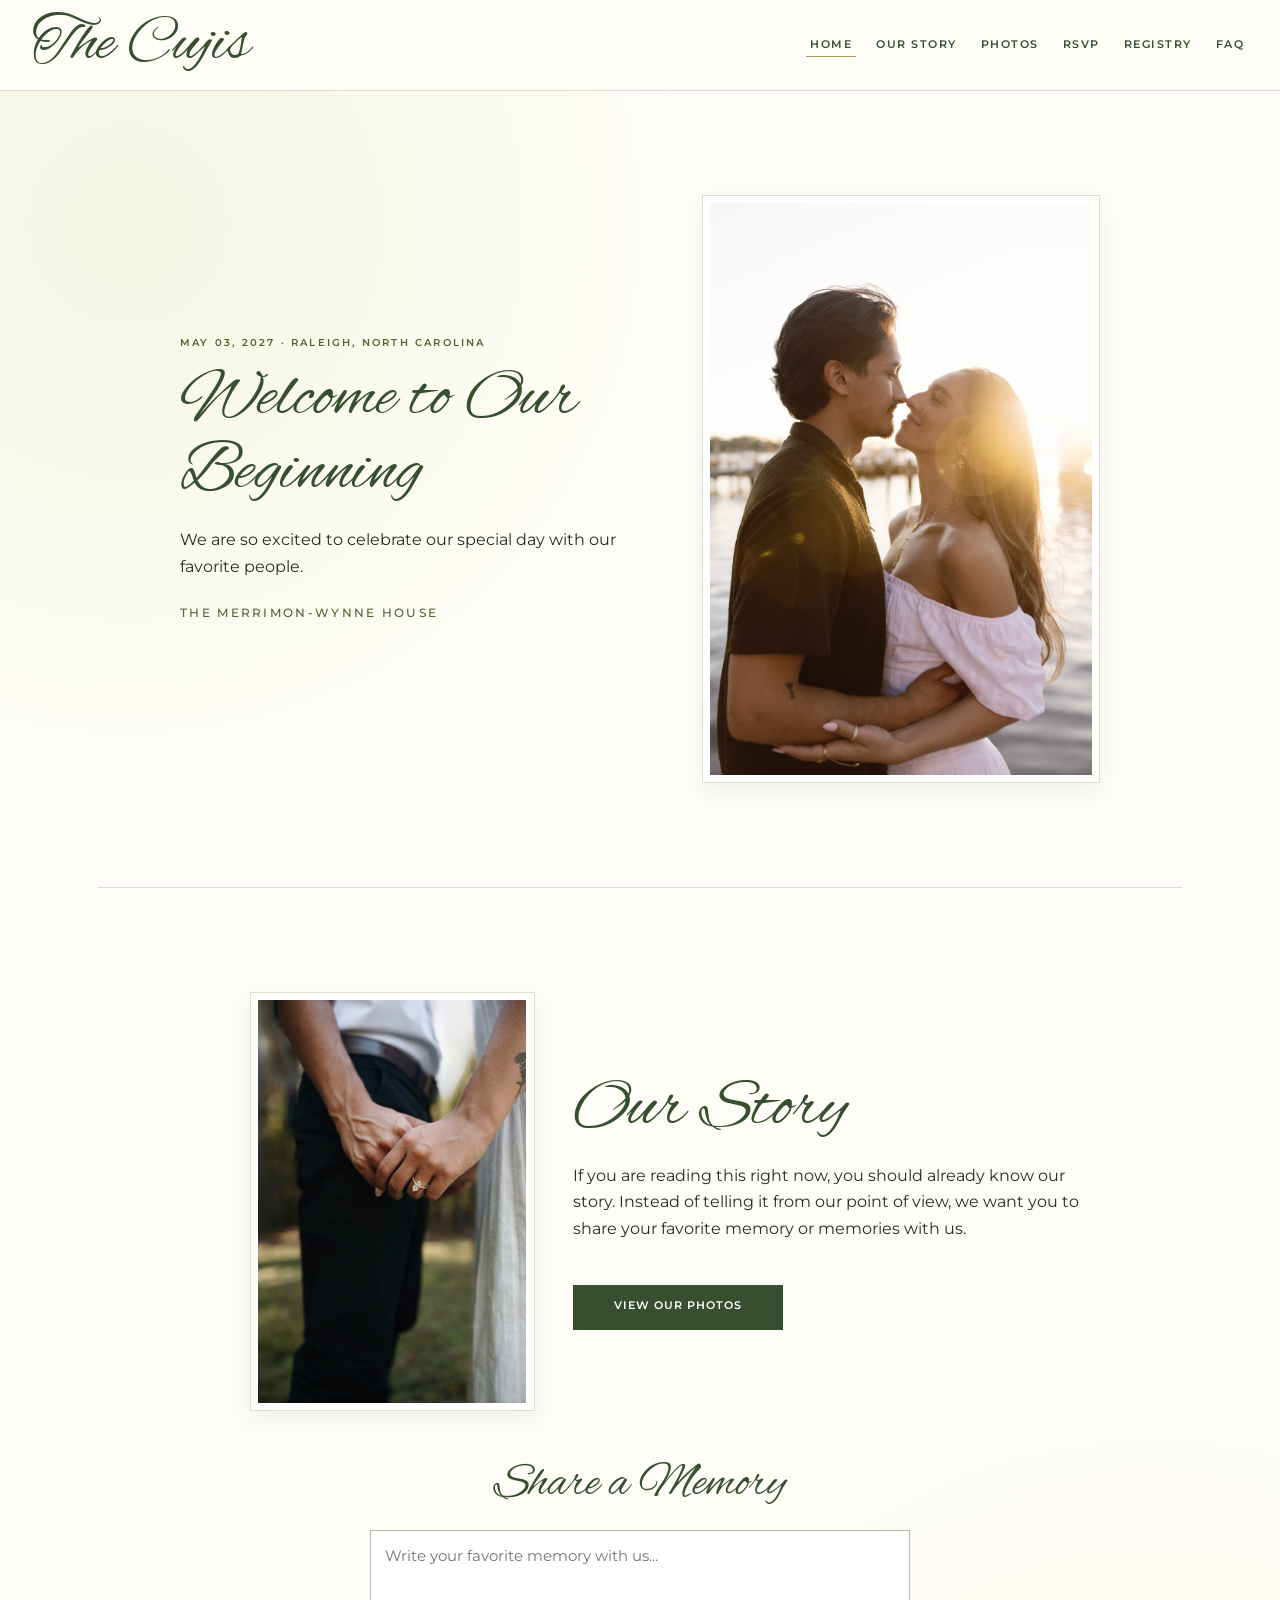
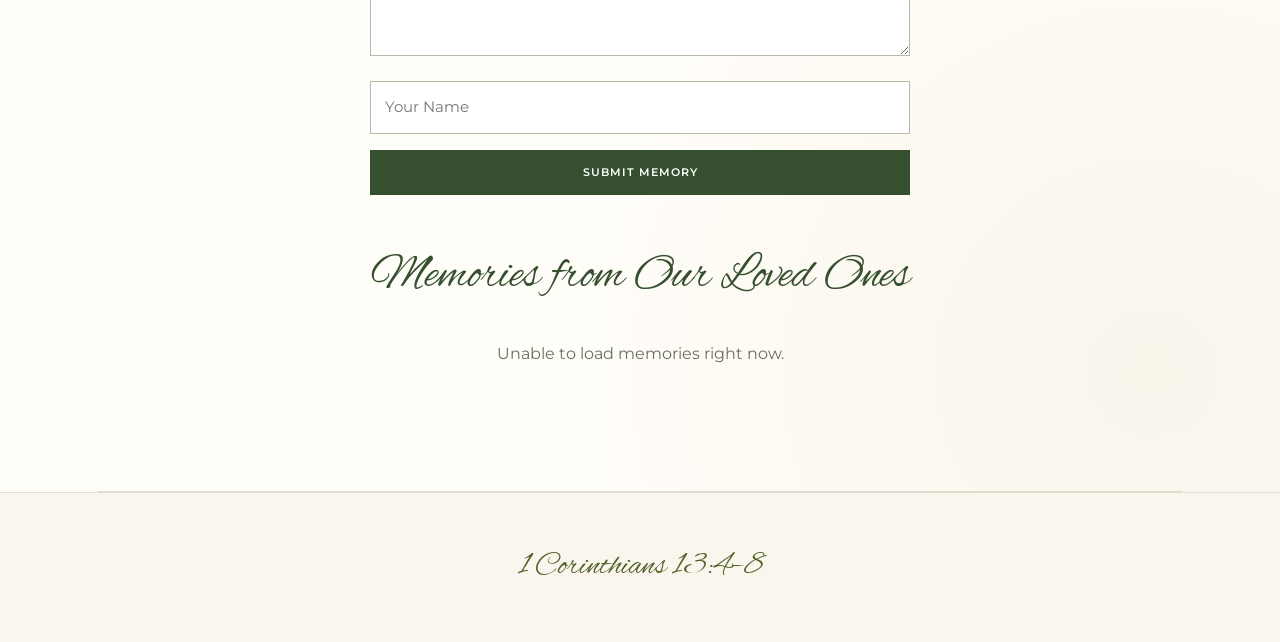
<file: index.html>
<!DOCTYPE html>
<html lang="en">
<head>
<meta charset="utf-8"/>
<meta content="width=device-width, initial-scale=1.0" name="viewport"/>
<title>The Cujis | Our Wedding</title>
<link href="https://fonts.googleapis.com" rel="preconnect"/>
<link crossorigin="" href="https://fonts.gstatic.com" rel="preconnect"/>
<link href="https://fonts.googleapis.com/css2?family=Alex+Brush&amp;family=Cinzel:wght@400;500;600&amp;family=Montserrat:wght@400;500;600&amp;display=swap" rel="stylesheet"/>
<style>
        /* =========================================
           RESET / DEFAULT DESIGN SETTINGS
           Cinzel + Statement photo sizing
           ========================================= */
        *, *::before, *::after {
            box-sizing: border-box;
        }

        html {
            scroll-behavior: smooth;
            -webkit-text-size-adjust: 100%;
        }

        :root {
            --script-font: "Alex Brush", cursive;
            --serif-font: "Cinzel", serif;
            --body-font: "Montserrat", sans-serif;

            --paper: #fffdf8;
            --warm-white: #faf6ee;
            --cream: #f4eedf;
            --pear-light: #dce7ad;
            --pear: #b9ca77;
            --pear-mid: #a6b965;
            --pear-dark: #53652d;
            --forest: #36502f;
            --ink: #292c24;
            --muted: #6c6e61;
            --muted-ink: #6c6e61;
            --line: #e2dccf;
            --soft-line: #e2dccf;
            --gold: #b99754;
            --gold-dark: #896725;
            --red: #8a4942;

            --shadow: 0 8px 22px rgba(61, 75, 34, 0.08);

            /* Statement sizing is the permanent default. */
            --hero-width: 520px;
            --story-width: 285px;
            --interlude-width: 285px;
            --gallery-gap: 1.1rem;
        }

        body {
            margin: 0;
            color: var(--ink);
            background:
            radial-gradient(circle at 10% 10%, rgba(220, 231, 173, 0.3), transparent 24%),
            radial-gradient(circle at 90% 88%, rgba(185, 151, 84, 0.08), transparent 25%),
            var(--paper);
            font-family: var(--body-font);
            font-size: 1rem;
            line-height: 1.65;
            text-align: center;
            overflow-x: hidden;
        }

        img {
            display: block;
            max-width: 100%;
            height: auto;
        }

        button,
        input,
        textarea {
            font: inherit;
        }

        button {
            -webkit-tap-highlight-color: transparent;
        }

        h1, h2, h3 {
            margin: 0;
            color: var(--forest);
            font-family: var(--script-font);
            font-weight: 400;
            line-height: 1.05;
        }

        h1 {
            font-size: clamp(4rem, 13vw, 6rem);
        }

        h2 {
            font-size: clamp(3rem, 9vw, 4.4rem);
        }

        h3 {
            font-size: clamp(2.1rem, 6vw, 3rem);
        }

        p {
            margin: 0 0 1.2rem;
        }

        .eyebrow {
            margin-bottom: 0.7rem;
            color: var(--pear-dark);
            font-size: 0.64rem;
            font-weight: 600;
            letter-spacing: 2.2px;
            text-transform: uppercase;
        }

        .date-highlight {
            margin-top: 1.4rem;
            color: var(--pear-dark);
            font-size: 0.78rem;
            font-weight: 500;
            letter-spacing: 2.3px;
            text-transform: uppercase;
        }

        .site-shell {
            width: min(100%, 1120px);
            margin: 0 auto;
            padding: 0 1.1rem;
        }

        section {
            padding: 4.8rem 0;
            border-bottom: 1px solid var(--line);
        }

        section.is-empty-section {
            display: none;
        }

        @media (min-width: 768px) {
            section {
                padding: 6.5rem 0;
            }
        }

        /* =========================================
           HEADER / NAVIGATION
           ========================================= */
        header {
            position: sticky;
            top: 0;
            z-index: 20;
            display: flex;
            flex-direction: column;
            align-items: center;
            gap: 0.3rem;
            padding: 0.8rem 1rem;
            background: rgba(255, 253, 248, 0.96);
            border-bottom: 1px solid var(--line);
            backdrop-filter: blur(10px);
            -webkit-backdrop-filter: blur(10px);
        }

        header h1 {
            margin-bottom: 0;
            color: var(--forest);
            font-family: var(--script-font);
            font-size: clamp(2.55rem, 8vw, 4rem);
            line-height: 1;
        }

        @media (min-width: 900px) {
            header {
                flex-direction: row;
                justify-content: space-between;
                padding-right: 2rem;
                padding-left: 2rem;
            }
        }

        nav {
            display: flex;
            justify-content: center;
            flex-wrap: wrap;
            gap: 0.25rem 1rem;
        }

        nav a {
            padding: 0.2rem 0.25rem;
            color: var(--forest);
            font-size: 0.68rem;
            font-weight: 600;
            letter-spacing: 1.5px;
            text-decoration: none;
            text-transform: uppercase;
            transition: color 0.2s ease;
        }

        nav a:hover,
        nav a:focus-visible {
            color: var(--pear-dark);
        }

        nav a[aria-current="page"] {
            padding-bottom: 2px;
            border-bottom: 1px solid var(--gold);
        }

        /* =========================================
           SHARED IMAGE STYLES
           ========================================= */
        .photo-slot.is-empty {
            display: none;
        }

        .photo-figure {
            margin: 0;
        }

        .photo-frame {
            padding: 0.45rem;
            background: #ffffff;
            border: 1px solid var(--line);
            box-shadow: 0 8px 20px rgba(61, 75, 34, 0.07);
        }

        /* Standalone photos preserve natural proportions. */
        .photo-frame img {
            width: 100%;
            height: auto;
        }

        /* =========================================
           HOME
           ========================================= */
        .welcome-layout {
            display: grid;
            justify-items: center;
            gap: 2.25rem;
            max-width: 920px;
            margin: 0 auto;
        }

        .welcome-copy {
            max-width: 560px;
        }

        .welcome-copy h2 {
            margin-bottom: 1rem;
        }

        .home-photo-slot {
            width: min(100%, var(--hero-width));
        }

        /* =========================================
           PHOTO INTERLUDE
           ========================================= */
        .photo-interlude-grid {
            display: grid;
            grid-template-columns: repeat(2, minmax(0, 1fr));
            align-items: start;
            gap: 0.85rem;
            max-width: 620px;
            margin: 0 auto;
        }

        .interlude-photo-slot {
            width: min(100%, var(--interlude-width));
            justify-self: center;
        }

        /* =========================================
           OUR STORY
           ========================================= */
        .story-layout {
            display: grid;
            justify-items: center;
            align-items: center;
            gap: 2.4rem;
            max-width: 900px;
            margin: 0 auto;
        }

        .story-copy {
            max-width: 590px;
        }

        .story-copy h2 {
            margin-bottom: 1rem;
        }

        .story-photo-slot {
            width: min(100%, var(--story-width));
        }

        /* =========================================
           PHOTO PREVIEW CONTROLS
           ========================================= */
        .photo-preview-panel {
            max-width: 760px;
            margin: 0 auto;
            padding: 1.65rem 1rem;
            background: var(--warm-white);
            border: 1px solid var(--line);
        }

        .photo-preview-panel h3 {
            margin-bottom: 0.7rem;
        }

        .photo-preview-panel p {
            max-width: 600px;
            margin-right: auto;
            margin-left: auto;
            color: var(--muted-ink);
            font-family: var(--body-font);
            font-size: 1rem;
        }

        .photo-mix-controls {
            display: flex;
            justify-content: center;
            flex-wrap: wrap;
            gap: 0.6rem;
            margin: 1.1rem 0 0.9rem;
        }

        .photo-mix-btn {
            padding: 0.65rem 0.9rem;
            color: var(--ink);
            background: #ffffff;
            border: 1px solid var(--line);
            border-radius: 2px;
            cursor: pointer;
            font-size: 0.67rem;
            font-weight: 600;
            letter-spacing: 1px;
            text-transform: uppercase;
            transition: background 0.2s ease, color 0.2s ease, border-color 0.2s ease;
        }

        .photo-mix-btn:hover,
        .photo-mix-btn:focus-visible {
            background: var(--cream);
            border-color: var(--forest);
        }

        .photo-mix-btn.active {
            color: #ffffff;
            background: var(--forest);
            border-color: var(--forest);
        }

        .photo-mix-status {
            margin: 0;
            color: var(--muted-ink);
            font-family: var(--body-font);
            font-size: 0.92rem;
        }

        /* =========================================
           PHOTO JOURNEY
           ========================================= */
        .gallery-heading {
            max-width: 610px;
            margin: 0 auto 2.4rem;
        }

        .gallery-heading h2 {
            margin-bottom: 0.8rem;
        }

        .photo-journey-grid {
            display: grid;
            grid-template-columns: repeat(2, minmax(0, 1fr));
            align-items: start;
            gap: var(--gallery-gap);
            max-width: 1000px;
            margin: 0 auto;
        }

        .gallery-photo-slot {
            min-width: 0;
        }

        /*
           Controlled gallery thumbnails:
           object-fit: cover is used only here to keep
           the contact-sheet layout consistent.
        */
        .gallery-photo-slot .photo-frame img {
            width: 100%;
            aspect-ratio: 4 / 5;
            object-fit: cover;
            object-position: center;
        }

        /* =========================================
           FORMS / RSVP / MEMORIES
           ========================================= */
        .submit-memory {
            max-width: 540px;
            margin: 3rem auto 0;
            text-align: left;
        }

        .submit-memory h3 {
            margin-bottom: 1.25rem;
            text-align: center;
        }

        .submit-memory textarea,
        .submit-memory input,
        #rsvp-form input[type="text"] {
            width: 100%;
            padding: 0.85rem 0.9rem;
            margin-bottom: 1rem;
            color: var(--ink);
            background: #ffffff;
            border: 1px solid #bdb6aa;
            border-radius: 0;
            font-family: var(--body-font);
            font-size: 0.92rem;
        }

        .submit-memory textarea {
            min-height: 125px;
            resize: vertical;
        }

        .submit-memory textarea:focus,
        .submit-memory input:focus,
        #rsvp-form input[type="text"]:focus {
            outline: 3px solid var(--gold);
            outline-offset: 3px;
        }

        .sleek-btn {
            width: 100%;
            min-height: 45px;
            padding: 0.65rem 0.9rem;
            color: #ffffff;
            background: var(--forest);
            border: 1px solid var(--forest);
            cursor: pointer;
            font-size: 0.66rem;
            font-weight: 600;
            letter-spacing: 1px;
            text-transform: uppercase;
            transition: color 0.2s ease, background 0.2s ease, transform 0.15s ease;
        }

        .sleek-btn:hover,
        .sleek-btn:focus-visible {
            color: var(--forest);
            background: transparent;
        }

        .sleek-btn:active {
            transform: scale(0.99);
        }

        .sleek-btn:disabled {
            cursor: not-allowed;
            color: var(--muted);
            background: #eeeeea;
            border-color: #d5d2ca;
        }

        .status-msg {
            margin-top: 0.8rem;
            text-align: center;
        }

        .success {
            color: #276f3a;
        }

        .error {
            color: var(--red);
        }

        .memory-wall {
            max-width: 700px;
            margin: 2.5rem auto 0;
            text-align: left;
        }

        .memory-card {
            padding: 1.5rem;
            margin-bottom: 1rem;
            background: #ffffff;
            border: 1px solid var(--line);
            box-shadow: 0 6px 18px rgba(61, 75, 34, 0.05);
        }

        .memory-card p {
            margin: 0;
            font-family: var(--body-font);
            font-size: 1.1rem;
            font-style: italic;
            letter-spacing: 0;
        }

        .memory-author {
            margin-top: 0.85rem;
            color: var(--pear-dark);
            font-size: 0.68rem;
            letter-spacing: 1.5px;
            text-transform: uppercase;
        }

        .section-intro {
            max-width: 610px;
            margin: 0 auto;
        }

        .form-label {
            display: block;
            margin-bottom: 0.5rem;
            font-size: 0.88rem;
        }

        .radio-group {
            display: grid;
            gap: 0.7rem;
            margin: 1rem 0 1.6rem;
        }

        .radio-label {
            display: flex;
            align-items: center;
            gap: 0.8rem;
            padding: 0.85rem 0.9rem;
            cursor: pointer;
            border: 1px solid var(--line);
            font-size: 0.88rem;
            transition: background 0.2s ease, border-color 0.2s ease;
        }

        .radio-label:has(input:checked) {
            background: var(--warm-white);
            border-color: var(--forest);
        }

        .radio-label input[type="radio"] {
            width: 18px;
            height: 18px;
            margin: 0;
            accent-color: var(--forest);
        }

        #rsvp-form {
            max-width: 500px;
            margin: 2rem auto 0;
            text-align: left;
        }

        footer {
            padding: 3rem 1rem;
            color: var(--pear-dark);
            background: var(--warm-white);
            border-top: 1px solid var(--line);
            font-family: var(--script-font);
            font-size: 2rem;
            text-align: center;
        }

        footer p {
            margin: 0;
        }

        /* =========================================
           RESPONSIVE QUIET PORTRAITS
           Phones / narrow screens below 768px
           ========================================= */
        @media (max-width: 767px) {
            .home-photo-slot {
                width: min(100%, 390px);
            }

            .story-photo-slot {
                width: min(100%, 235px);
            }

            .interlude-photo-slot {
                width: min(100%, 175px);
            }

            .photo-frame {
                box-shadow: none;
            }

            .photo-interlude-grid {
                max-width: 390px;
            }

            .photo-journey-grid {
                max-width: 560px;
            }
        }

        /* =========================================
           RESPONSIVE GALLERY NOTES
           Laptops / desktops at 768px and wider
           ========================================= */
        @media (min-width: 768px) {
            .welcome-layout {
                grid-template-columns: minmax(0, 1.1fr) minmax(280px, 0.9fr);
                justify-items: stretch;
                text-align: left;
            }

            .welcome-copy {
                align-self: center;
                justify-self: end;
            }

            .home-photo-slot {
                align-self: center;
                justify-self: start;
            }

            .story-layout {
                grid-template-columns: minmax(230px, 0.8fr) minmax(0, 1.2fr);
                justify-items: stretch;
                text-align: left;
            }

            .story-photo-slot {
                align-self: center;
                justify-self: end;
            }

            .story-copy {
                align-self: center;
                justify-self: start;
            }

            .photo-interlude-grid {
                max-width: 700px;
                gap: 1.2rem;
            }

            .photo-journey-grid {
                grid-template-columns: repeat(3, minmax(0, 1fr));
                gap: 1.2rem;
            }
        }

        @media (min-width: 1100px) {
            .photo-journey-grid {
                grid-template-columns: repeat(4, minmax(0, 1fr));
            }
        }

        .gallery-link {
            display: inline-block;
            width: auto;
            min-width: 210px;
            margin-top: 1.5rem;
            text-decoration: none;
            text-align: center;
        }

        .gallery-link:focus-visible {
            outline: 3px solid var(--gold);
            outline-offset: 3px;
        }

        .gallery-page-heading {
            padding-top: 3rem;
        }

        .gallery-page-heading p {
            max-width: 580px;
            margin: 1rem auto 0;
        }
</style>
</head>

<body>
<header>
    <h1>The Cujis</h1>
    <nav aria-label="Primary navigation">
        <a href="index.html#home" aria-current="page">Home</a>
        <a href="index.html#our-story">Our Story</a>
        <a href="photos.html">Photos</a>
        <a href="rsvp.html">RSVP</a>
        <a href="registry.html">Registry</a>
        <a href="faq.html">FAQ</a>
    </nav>
</header>

<main class="site-shell">

    <!-- HOME -->
    <section id="home">
        <div class="welcome-layout">
            <div class="welcome-copy">
                <p class="eyebrow">May 03, 2027 · Raleigh, North Carolina</p>
                <h2>Welcome to Our Beginning</h2>
                <p>We are so excited to celebrate our special day with our favorite people.</p>
                <p class="date-highlight">The Merrimon-Wynne House</p>
            </div>
            <div class="photo-slot home-photo-slot" id="home-photo-slot"></div>
        </div>
    </section>

    <!-- OUR STORY -->
    <section id="our-story">
        <div class="story-layout">
            <div class="photo-slot story-photo-slot" id="story-photo-slot"></div>
            <div class="story-copy">
                <h2>Our Story</h2>
                <p>
                    If you are reading this right now, you should already know our story.
                    Instead of telling it from our point of view, we want you to share your
                    favorite memory or memories with us.
                </p>
                <a class="sleek-btn gallery-link" href="photos.html">View Our Photos</a>
            </div>
        </div>

        <div class="submit-memory">
            <h3>Share a Memory</h3>
            <textarea aria-label="Your favorite memory" id="memory-text"
                placeholder="Write your favorite memory with us..." rows="4"></textarea>
            <input aria-label="Your name" id="memory-name"
                placeholder="Your Name" type="text"/>
            <button class="sleek-btn" id="submit-memory-btn"
                onclick="submitMemory()" type="button">
                Submit Memory
            </button>
            <p aria-live="polite" class="status-msg" id="memory-status"></p>
        </div>

        <h3 style="margin: 3.5rem 0 1.4rem;">Memories from Our Loved Ones</h3>
        <div aria-live="polite" class="memory-wall" id="memories-container"></div>
        <a class="sleek-btn gallery-link" href="memories.html"
           id="view-all-memories"
           style="display:none; max-width:340px; margin:1.4rem auto 0;">
            View All Memories
        </a>
    </section>

</main>

<footer>
    <p>1 Corinthians 13:4–8</p>
</footer>

<script>
    /* Two fixed homepage photos; all others appear exclusively on photos.html. */
    const homepagePhotos = ["images/2.JPEG", "images/15.JPEG"];

    function fillHomepagePhoto(slotId, source, altText, priority = false) {
        const slot = document.getElementById(slotId);
        if (!slot) return;

        const figure = document.createElement("figure");
        figure.className = "photo-figure";

        const frame = document.createElement("div");
        frame.className = "photo-frame";

        const image = document.createElement("img");
        image.src = source;
        image.alt = altText;
        image.decoding = "async";
        image.loading = priority ? "eager" : "lazy";

        if (priority) image.fetchPriority = "high";

        frame.appendChild(image);
        figure.appendChild(frame);
        slot.replaceChildren(figure);
    }

    fillHomepagePhoto("home-photo-slot", homepagePhotos[0], "Wedding photo 2", true);
    fillHomepagePhoto("story-photo-slot", homepagePhotos[1], "Wedding photo 15");

    /* =========================================
       GOOGLE APPS SCRIPT MEMORY INTEGRATION
       ========================================= */
    const SCRIPT_URL = "https://script.google.com/macros/s/AKfycbwIwzcMUfcDS8phJ6EBTNXCgufqrjDyp50wKKZwQ7qsTVAqbYL5tCtZyXgL-kzdB11ZWw/exec";

    async function submitMemory() {
        const text = document.getElementById("memory-text").value.trim();
        const name = document.getElementById("memory-name").value.trim() || "Anonymous";
        const button = document.getElementById("submit-memory-btn");
        const statusElement = document.getElementById("memory-status");

        if (!text) {
            alert("Please write a memory.");
            return;
        }

        if (SCRIPT_URL === "PASTE_YOUR_GOOGLE_APPS_SCRIPT_WEB_APP_URL_HERE") {
            alert("Please configure your Google Apps Script URL in index.html first.");
            return;
        }

        button.disabled = true;
        button.textContent = "Submitting...";
        statusElement.textContent = "";

        try {
            await fetch(SCRIPT_URL, {
                method: "POST",
                headers: {
                    "Content-Type": "text/plain;charset=utf-8"
                },
                body: JSON.stringify({
                    name: name,
                    text: text
                })
            });

            statusElement.className = "status-msg success";
            statusElement.textContent =
                "Thank you! Your memory was submitted for approval.";

            document.getElementById("memory-text").value = "";
            document.getElementById("memory-name").value = "";
        } catch (error) {
            console.error(error);

            statusElement.className = "status-msg error";
            statusElement.textContent =
                "Error sending memory. Please try again.";
        } finally {
            button.disabled = false;
            button.textContent = "Submit Memory";
        }
    }

    async function loadApprovedMemories() {
        const container = document.getElementById("memories-container");

        if (SCRIPT_URL === "PASTE_YOUR_GOOGLE_APPS_SCRIPT_WEB_APP_URL_HERE") {
            container.innerHTML =
                '<p style="text-align:center; color: var(--muted);">Google Sheets API URL not yet set.</p>';
            return;
        }

        try {
            const response = await fetch(SCRIPT_URL);
            const data = await response.json();

            container.innerHTML = "";

            if (!data.memories || data.memories.length === 0) {
                container.innerHTML =
                    '<p style="text-align:center; color: var(--muted);">No approved memories yet.</p>';
                return;
            }

            data.memories.slice(0, 2).forEach(memory => {
                const memoryCard = document.createElement("div");
                memoryCard.className = "memory-card";

                memoryCard.innerHTML = `
                    <p>“${escapeHtml(memory.text)}”</p>
                    <div class="memory-author">— ${escapeHtml(memory.name)}</div>
                `;

                container.appendChild(memoryCard);
            });

            document.getElementById("view-all-memories").style.display =
                data.memories.length > 2 ? "inline-block" : "none";
        } catch (error) {
            console.error(error);
            container.innerHTML =
                '<p style="text-align:center; color: var(--muted);">Unable to load memories right now.</p>';
        }
    }

    function escapeHtml(string) {
        const temporaryElement = document.createElement("div");
        temporaryElement.textContent = string;
        return temporaryElement.innerHTML;
    }

    /* INITIAL PAGE LOAD */
    loadApprovedMemories();
</script>
</body>
</html>
</file>
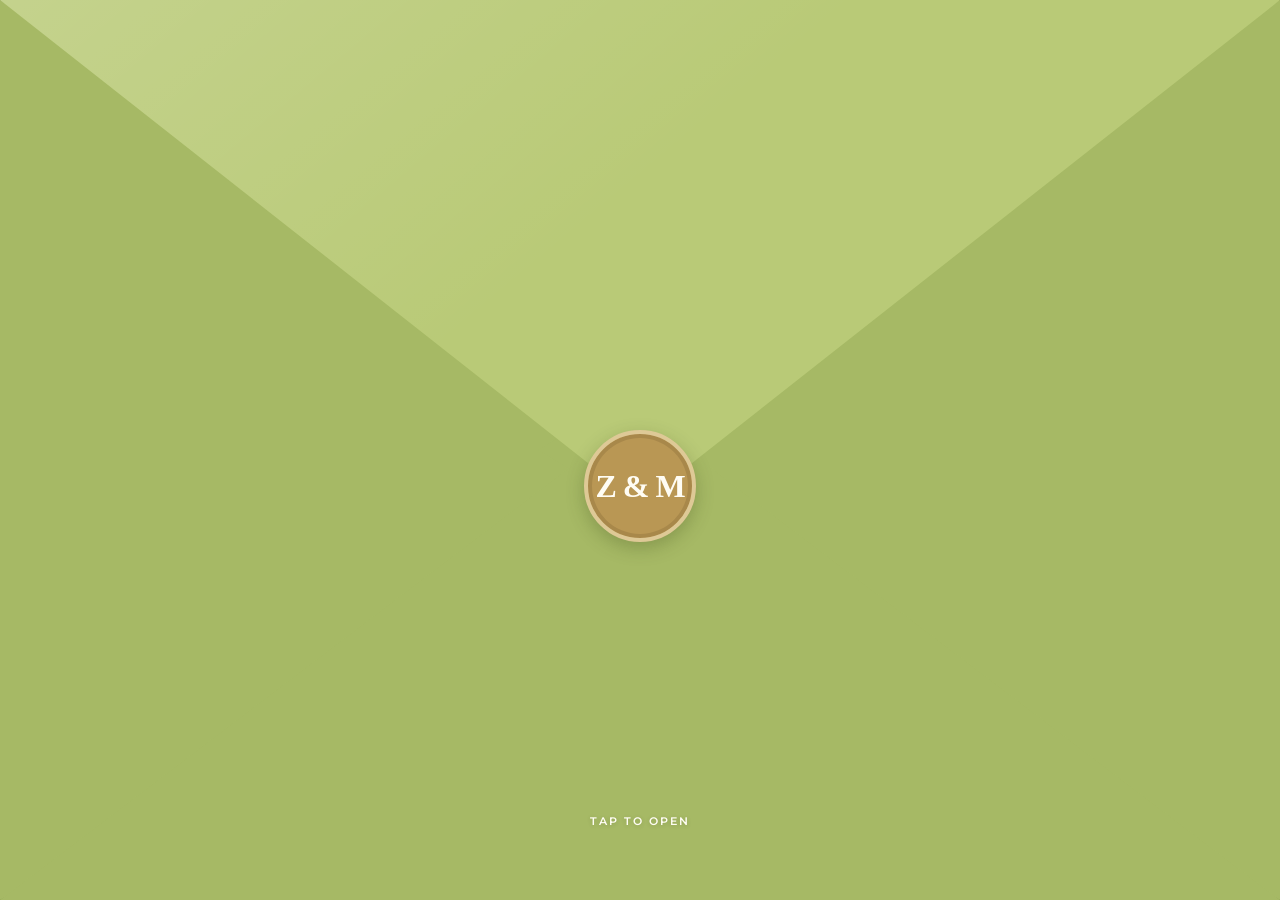
<file: einvite.html>
<!DOCTYPE html>
<html lang="en">
<head>
    <meta charset="UTF-8">
    <meta name="viewport" content="width=device-width, initial-scale=1.0, viewport-fit=cover">
    <title>You Are Invited! — Zumi & Morgan</title>

    <meta property="og:title" content="You Are Invited! — Zumi & Morgan">
    <meta property="og:description" content="Monday, May 3, 2027 · Raleigh, NC">
    <meta property="og:type" content="website">
    <meta property="og:url" content="https://zumicuji.github.io/TheCujis/invite.html">

    <meta name="twitter:card" content="summary">
    <meta name="twitter:title" content="You Are Invited! — Zumi & Morgan">
    <meta name="twitter:description" content="Monday, May 3, 2027 · Raleigh, NC">

    <link rel="preconnect" href="https://fonts.googleapis.com">
    <link rel="preconnect" href="https://fonts.gstatic.com" crossorigin>
    <link href="https://fonts.googleapis.com/css2?family=Montserrat:wght@400;500;600&display=swap" rel="stylesheet">

    <!-- Set the js class immediately so cards never flash before the envelope appears -->
    <script>document.documentElement.classList.add("js");</script>

    <style>
        :root {
            --pear-light: #dce7ad;
            --pear: #b9ca77;
            --pear-mid: #a6b965;
            --pear-deep: #71843f;
            --pear-dark: #53652d;
            --cream: #fffdf4;
            --gold: #b99754;
            --ink: #36502f;
            --page: #f1f4e7;
        }

        * {
            box-sizing: border-box;
        }

        html {
            -webkit-text-size-adjust: 100%;
            text-size-adjust: 100%;
        }

        html,
        body {
            min-height: 100%;
        }

        body {
            margin: 0;
            overflow-x: hidden;
            color: var(--ink);
            background:
                radial-gradient(circle at 12% 10%, rgba(220, 231, 173, 0.76), transparent 30%),
                radial-gradient(circle at 88% 90%, rgba(185, 151, 84, 0.12), transparent 28%),
                var(--page);
            font-family: "Montserrat", sans-serif;
        }

        button,
        a {
            -webkit-tap-highlight-color: transparent;
        }

        /* =====================================================
           PAGE / MOBILE SAFE SPACING
           ===================================================== */
        .page {
            width: 100%;
            min-height: 100vh;
            min-height: 100svh;
            display: flex;
            align-items: center;
            justify-content: center;
            padding:
                max(clamp(24px, 5svh, 64px), env(safe-area-inset-top))
                max(clamp(18px, 4vw, 64px), env(safe-area-inset-right))
                max(clamp(24px, 5svh, 64px), env(safe-area-inset-bottom))
                max(clamp(18px, 4vw, 64px), env(safe-area-inset-left));
        }

        .experience {
            width: min(100%, 960px);
            margin: 0 auto;
            text-align: center;
        }

        /* =====================================================
           FULL-PAGE PEAR-GREEN ENVELOPE
           ===================================================== */
        .full-envelope {
            display: none;
        }

        .js .full-envelope {
            position: fixed;
            inset: 0;
            z-index: 60;
            display: block;
            pointer-events: none;
        }

        .envelope-back {
            position: absolute;
            inset: 0;
            z-index: 1;
            background:
                linear-gradient(135deg, rgba(255, 255, 255, 0.08), transparent 38%),
                var(--pear-deep);
            transition: opacity 0.45s ease 1.1s;
        }

        .envelope-liner {
            position: absolute;
            inset: 0;
            z-index: 2;
            opacity: 0;
            background:
                radial-gradient(circle at 18% 25%, rgba(83, 101, 45, 0.11) 0 5px, transparent 6px),
                radial-gradient(circle at 72% 58%, rgba(83, 101, 45, 0.11) 0 6px, transparent 7px),
                var(--cream);
            transition: opacity 0.3s ease 0.25s;
        }

        .fold-left,
        .fold-right {
            position: absolute;
            top: 0;
            bottom: 0;
            z-index: 8;
            width: 58%;
            background: var(--pear-mid);
            transition:
                transform 0.85s cubic-bezier(0.18, 0.82, 0.24, 1) 0.2s,
                opacity 0.35s ease 1.15s;
        }

        .fold-left {
            left: 0;
            clip-path: polygon(0 0, 100% 50%, 0 100%);
        }

        .fold-right {
            right: 0;
            clip-path: polygon(100% 0, 0 50%, 100% 100%);
        }

        .fold-bottom {
            position: absolute;
            right: 0;
            bottom: 0;
            left: 0;
            z-index: 9;
            height: 54%;
            background: var(--pear-mid);
            clip-path: polygon(0 100%, 50% 0, 100% 100%);
            transition:
                transform 0.85s cubic-bezier(0.18, 0.82, 0.24, 1) 0.25s,
                opacity 0.35s ease 1.15s;
        }

        .fold-top {
            position: absolute;
            top: 0;
            right: 0;
            left: 0;
            z-index: 10;
            height: 56%;
            background:
                linear-gradient(140deg, rgba(255, 255, 255, 0.16), transparent 46%),
                var(--pear);
            clip-path: polygon(0 0, 100% 0, 50% 100%);
            transform: rotateX(0deg);
            transform-origin: top center;
            transform-style: preserve-3d;
            -webkit-backface-visibility: hidden;
            backface-visibility: hidden;
            transition:
                transform 0.78s cubic-bezier(0.22, 0.8, 0.25, 1),
                opacity 0.35s ease 1.15s;
        }

        .wax-seal {
            position: absolute;
            top: 54%;
            left: 50%;
            z-index: 12;
            display: grid;
            width: clamp(72px, 12vw, 112px);
            height: clamp(72px, 12vw, 112px);
            place-items: center;
            color: var(--cream);
            background: var(--gold);
            border: clamp(2px, 0.45vw, 4px) solid #dec996;
            border-radius: 50%;
            box-shadow:
                inset 0 0 0 clamp(2px, 0.45vw, 4px) rgba(91, 67, 29, 0.18),
                0 6px 18px rgba(53, 69, 22, 0.28);
            font-family: Georgia, serif;
            font-size: clamp(1.1rem, 3.2vw, 2rem);
            font-weight: 600;
            letter-spacing: -1px;
            line-height: 1;
            white-space: nowrap;
            transform: translate(-50%, -50%);
            transition: opacity 0.25s ease, transform 0.25s ease;
        }

        .tap-note {
            position: absolute;
            bottom: max(clamp(34px, 8svh, 76px), env(safe-area-inset-bottom));
            left: 50%;
            z-index: 13;
            width: max-content;
            margin: 0;
            color: var(--cream);
            font-size: 0.68rem;
            font-weight: 600;
            letter-spacing: 2px;
            text-shadow: 0 1px 4px rgba(54, 72, 25, 0.2);
            text-transform: uppercase;
            transform: translateX(-50%);
            animation: tapPulse 2s ease-in-out infinite;
        }

        .envelope-trigger {
            position: absolute;
            inset: 0;
            z-index: 20;
            width: 100%;
            height: 100%;
            padding: 0;
            background: transparent;
            border: 0;
            cursor: pointer;
            pointer-events: auto;
            touch-action: manipulation;
        }

        .envelope-trigger:focus-visible {
            outline: 4px solid var(--gold);
            outline-offset: -10px;
        }

        /* =====================================================
           INVITATION CARD AREA
           Stage height leaves room for the website button so the
           whole experience fits on one phone screen without
           pushing the button below the fold.
           ===================================================== */
        .suite-stage {
            position: relative;
            width: 100%;
            height: max(480px, calc(100vh - 150px));
            height: max(480px, calc(100svh - 150px));
        }

        .card {
            position: absolute;
            top: 50%;
            left: 50%;
            display: block;
            padding: 0;
            margin: 0;
            background: transparent;
            border: 0;
            cursor: pointer;
            visibility: visible;
            touch-action: manipulation;
            -webkit-user-select: none;
            user-select: none;
            transform: translate(-50%, -50%);
            transition:
                width 0.45s cubic-bezier(0.2, 0.78, 0.25, 1),
                transform 0.45s cubic-bezier(0.2, 0.78, 0.25, 1),
                top 0.65s cubic-bezier(0.18, 0.85, 0.25, 1),
                visibility 0s linear 0.45s;
        }

        .card:focus-visible {
            outline: 3px solid var(--gold);
            outline-offset: 6px;
        }

        .card img {
            display: block;
            width: 100%;
            height: auto;
            max-width: 100%;
            background: var(--cream);
            box-shadow: 0 14px 28px rgba(54, 72, 25, 0.2);
            image-rendering: auto;
            -webkit-user-drag: none;
        }

        .primary-card {
            z-index: 4;
            width: min(68vw, 330px);
        }

        .details-card {
            z-index: 2;
            width: min(54vw, 260px);
        }

        .photo-card {
            z-index: 1;
            width: min(43vw, 195px);
        }

        .card.is-active {
            z-index: 20;
            width: var(--selected-width);
            transform: translate(-50%, -50%);
        }

        .card.is-active img {
            object-fit: contain;
            box-shadow: 0 28px 48px rgba(54, 72, 25, 0.3);
        }

        /* =====================================================
           CARD NAVIGATION
           ===================================================== */
        .card-navigation {
            position: absolute;
            top: 50%;
            right: 0;
            left: 0;
            z-index: 40;
            display: none;
            align-items: center;
            justify-content: space-between;
            padding: 0 2px;
            transform: translateY(-50%);
            pointer-events: none;
        }

        .opened .card-navigation {
            display: flex;
        }

        .nav-arrow {
            display: grid;
            width: 46px;
            height: 62px;
            place-items: center;
            color: var(--ink);
            background: rgba(255, 253, 244, 0.32);
            border: 1px solid rgba(83, 101, 45, 0.25);
            border-radius: 25px;
            cursor: pointer;
            font-family: Arial, sans-serif;
            font-size: 1.9rem;
            line-height: 1;
            opacity: 0.62;
            pointer-events: auto;
            touch-action: manipulation;
            transition: opacity 0.2s ease, background 0.2s ease, color 0.2s ease;
        }

        .nav-arrow:hover,
        .nav-arrow:focus-visible {
            color: var(--cream);
            background: var(--ink);
            opacity: 0.98;
            outline: 2px solid var(--gold);
            outline-offset: 3px;
        }

        .nav-arrow:active {
            transform: scale(0.94);
        }

        /* =====================================================
           POST-OPEN CONTROLS
           ===================================================== */
        .suite-actions {
            display: none;
            margin-top: -12px;
        }

        .opened .suite-actions {
            display: block;
        }

        .website-button {
            display: inline-flex;
            align-items: center;
            justify-content: center;
            min-height: 50px;
            padding: 13px 19px;
            color: var(--ink);
            background: rgba(185, 202, 119, 0.72);
            border: 1px solid rgba(83, 101, 45, 0.58);
            box-shadow: 0 4px 12px rgba(83, 101, 45, 0.1);
            font-size: 0.65rem;
            font-weight: 600;
            letter-spacing: 1.2px;
            line-height: 1.3;
            text-decoration: none;
            text-transform: uppercase;
            touch-action: manipulation;
        }

        .website-button:hover,
        .website-button:focus-visible {
            color: var(--cream);
            background: rgba(83, 101, 45, 0.88);
            outline: 2px solid var(--gold);
            outline-offset: 3px;
        }

        .replay-button {
            position: fixed;
            top: max(14px, env(safe-area-inset-top));
            right: max(14px, env(safe-area-inset-right));
            z-index: 100;
            display: none;
            min-height: 36px;
            padding: 9px 11px;
            color: var(--ink);
            background: rgba(255, 253, 244, 0.96);
            border: 1px solid var(--gold);
            cursor: pointer;
            font-size: 0.62rem;
            font-weight: 600;
            letter-spacing: 1.1px;
            text-transform: uppercase;
            touch-action: manipulation;
        }

        .opened + .replay-button {
            display: block;
        }

        .replay-button:hover,
        .replay-button:focus-visible {
            background: #ffffff;
            outline: 2px solid var(--gold);
            outline-offset: 2px;
        }

        /* =====================================================
           INITIAL / OPENING STATES
           ===================================================== */
        .js .card {
            visibility: hidden;
            pointer-events: none;
        }

        .js .primary-card {
            top: 58%;
            z-index: 5;
            visibility: visible;
            transform: translate(-50%, -50%) scale(0.7);
        }

        .opening .fold-top {
            transform: rotateX(-178deg);
        }

        .opening .fold-left {
            transform: translateX(-110%);
        }

        .opening .fold-right {
            transform: translateX(110%);
        }

        .opening .fold-bottom {
            transform: translateY(110%);
        }

        .opening .envelope-liner {
            opacity: 1;
        }

        .opening .wax-seal {
            opacity: 0;
            transform: translate(-50%, -50%) scale(0.8);
        }

        .opening .tap-note {
            opacity: 0;
        }

        .opening .primary-card {
            top: 29%;
            z-index: 25;
            transform: translate(-50%, -50%) scale(0.84);
            transition:
                top 1.05s cubic-bezier(0.18, 0.88, 0.22, 1) 0.42s,
                transform 1.05s cubic-bezier(0.18, 0.88, 0.22, 1) 0.42s;
        }

        .opening .envelope-back {
            opacity: 0;
        }

        /* Remove the envelope from hit-testing after opening so it
           can never intercept taps on arrows or cards. */
        .opened .full-envelope {
            opacity: 0;
            visibility: hidden;
            pointer-events: none;
            transition:
                opacity 0.35s ease,
                visibility 0s linear 0.35s;
        }

        .opened .full-envelope .envelope-trigger {
            display: none;
            pointer-events: none;
        }

        .opened .card {
            visibility: visible;
            pointer-events: auto;
        }

        .opened .primary-card,
        .opened .details-card,
        .opened .photo-card {
            top: 50%;
            left: 50%;
            transform: translate(-50%, -50%);
        }

        .opened .primary-card {
            z-index: 4;
        }

        .opened .card.is-active {
            z-index: 20;
        }

        @keyframes tapPulse {
            0%,
            100% {
                opacity: 0.62;
                transform: translateX(-50%) translateY(0);
            }

            50% {
                opacity: 1;
                transform: translateX(-50%) translateY(-4px);
            }
        }

        @media (max-width: 480px) {
            .nav-arrow {
                width: 42px;
                height: 58px;
            }
        }

        @media (min-width: 768px) {
            .primary-card {
                width: 350px;
            }

            .details-card {
                width: 282px;
            }

            .photo-card {
                width: 225px;
            }

            .replay-button {
                top: 20px;
                right: 20px;
            }
        }

        @media (prefers-reduced-motion: reduce) {
            *,
            *::before,
            *::after {
                animation-duration: 0.01ms !important;
                animation-iteration-count: 1 !important;
                scroll-behavior: auto !important;
                transition-duration: 0.01ms !important;
            }

            .js .full-envelope {
                display: none;
            }

            .js .card {
                visibility: visible;
                pointer-events: auto;
            }
        }
    </style>
</head>

<body>
    <main class="page">
        <div class="experience" id="experience">

            <!-- Full-page pear-green envelope -->
            <div class="full-envelope">
                <div class="envelope-back"></div>
                <div class="envelope-liner"></div>
                <div class="fold-left"></div>
                <div class="fold-right"></div>
                <div class="fold-bottom"></div>
                <div class="fold-top"></div>

                <div class="wax-seal">Z &amp; M</div>

                <p class="tap-note">Tap to open</p>

                <button
                    class="envelope-trigger"
                    id="openInvite"
                    type="button"
                    aria-label="Open Zumi and Morgan's wedding invitation suite"
                ></button>
            </div>

            <!-- Actual invitation PNG cards -->
            <div class="suite-stage" id="suiteStage">
                <button
                    type="button"
                    class="card primary-card"
                    aria-label="View formal wedding invitation"
                    aria-pressed="false"
                >
                    <img
                        src="invite1.png"
                        alt="Formal wedding invitation for Zumi Cuji and Morgan Fields"
                        decoding="async"
                        fetchpriority="high"
                        draggable="false"
                    >
                </button>

                <button
                    type="button"
                    class="card details-card"
                    aria-label="View wedding details card"
                    aria-pressed="false"
                >
                    <img
                        src="invite2.png"
                        alt="Wedding details card"
                        decoding="async"
                        loading="eager"
                        draggable="false"
                    >
                </button>

                <button
                    type="button"
                    class="card photo-card"
                    aria-label="View wedding photo card"
                    aria-pressed="false"
                >
                    <img
                        src="invite3.png"
                        alt="Wedding photo card"
                        decoding="async"
                        loading="eager"
                        draggable="false"
                    >
                </button>

                <div class="card-navigation" aria-label="Invitation card navigation">
                    <button
                        class="nav-arrow"
                        id="previousCard"
                        type="button"
                        aria-label="Show previous card"
                    >
                        ‹
                    </button>

                    <button
                        class="nav-arrow"
                        id="nextCard"
                        type="button"
                        aria-label="Show next card"
                    >
                        ›
                    </button>
                </div>
            </div>

            <div class="suite-actions">
                <a
                    class="website-button"
                    href="https://zumicuji.github.io/TheCujis/index.html"
                >
                    Visit Our Wedding Website
                </a>
            </div>
        </div>

        <button class="replay-button" id="replayButton" type="button">
            Replay
        </button>
    </main>

    <script>
        (function () {
            const experience = document.getElementById("experience");
            const stage = document.getElementById("suiteStage");
            const openButton = document.getElementById("openInvite");
            const replayButton = document.getElementById("replayButton");
            const previousButton = document.getElementById("previousCard");
            const nextButton = document.getElementById("nextCard");
            const reducedMotion = window.matchMedia("(prefers-reduced-motion: reduce)");

            const cards = [
                document.querySelector(".primary-card"),
                document.querySelector(".details-card"),
                document.querySelector(".photo-card")
            ];

            let activeCardIndex = 0;
            let openTimer = null;

            /*
               Sizes each selected card from its real PNG ratio so it
               always fits inside the stage with safe margins.
               Uses the actual stage height, so it stays correct when
               mobile browser toolbars show/hide.
            */
            function updateCardFitSizes() {
                const viewportWidth = document.documentElement.clientWidth;
                const stageHeight = stage.clientHeight || (window.innerHeight - 150);
                const safeMargin = Math.max(24, Math.min(viewportWidth * 0.05, 64));

                cards.forEach(function (card, index) {
                    const image = card.querySelector("img");
                    const naturalWidth = image.naturalWidth || 1;
                    const naturalHeight = image.naturalHeight || 1;
                    const aspectRatio = naturalWidth / naturalHeight;

                    const widthLimit = index === 2
                        ? viewportWidth - (safeMargin * 4)
                        : viewportWidth - (safeMargin * 2);

                    const heightLimit = index === 2
                        ? stageHeight - (safeMargin * 2)
                        : stageHeight - 24;

                    const selectedWidth = Math.max(
                        120,
                        Math.min(widthLimit, heightLimit * aspectRatio)
                    );

                    card.style.setProperty(
                        "--selected-width",
                        Math.floor(selectedWidth) + "px"
                    );
                });
            }

            function selectCard(index) {
                activeCardIndex = (index + cards.length) % cards.length;

                updateCardFitSizes();

                cards.forEach(function (card, cardIndex) {
                    const isActive = cardIndex === activeCardIndex;

                    card.classList.toggle("is-active", isActive);
                    card.setAttribute("aria-pressed", isActive ? "true" : "false");
                });
            }

            function isOpened() {
                return experience.classList.contains("opened");
            }

            function cycleCards(direction) {
                if (!isOpened()) {
                    return;
                }

                selectCard(activeCardIndex + direction);
            }

            function openInvitation() {
                if (
                    experience.classList.contains("opening") ||
                    isOpened()
                ) {
                    return;
                }

                experience.classList.add("opening");
                openButton.disabled = true;

                openTimer = window.setTimeout(function () {
                    experience.classList.remove("opening");
                    experience.classList.add("opened");
                    selectCard(0);
                }, 1900);
            }

            function replayInvitation() {
                window.clearTimeout(openTimer);
                experience.classList.remove("opening", "opened");

                cards.forEach(function (card) {
                    card.classList.remove("is-active");
                    card.setAttribute("aria-pressed", "false");
                });

                activeCardIndex = 0;
                openButton.disabled = false;

                void experience.offsetWidth;

                window.setTimeout(openInvitation, 80);
            }

            /*
               Plain click handlers only. Browsers fire click reliably
               on mobile (touch-action: manipulation removes the tap
               delay), and this avoids selecting a card by accident
               when someone is scrolling or swiping.
            */
            cards.forEach(function (card, index) {
                card.addEventListener("click", function () {
                    if (isOpened()) {
                        selectCard(index);
                    }
                });

                const image = card.querySelector("img");

                if (image.complete) {
                    updateCardFitSizes();
                } else {
                    image.addEventListener("load", function () {
                        updateCardFitSizes();
                    }, { once: true });
                }
            });

            previousButton.addEventListener("click", function () {
                cycleCards(-1);
            });

            nextButton.addEventListener("click", function () {
                cycleCards(1);
            });

            openButton.addEventListener("click", openInvitation);
            replayButton.addEventListener("click", replayInvitation);

            /* Swipe left / right to change cards on touch devices */
            let swipeStartX = 0;
            let swipeStartY = 0;
            let swipeTracking = false;

            stage.addEventListener("touchstart", function (event) {
                if (!isOpened() || event.touches.length !== 1) {
                    swipeTracking = false;
                    return;
                }

                swipeTracking = true;
                swipeStartX = event.touches[0].clientX;
                swipeStartY = event.touches[0].clientY;
            }, { passive: true });

            stage.addEventListener("touchend", function (event) {
                if (!swipeTracking || !event.changedTouches.length) {
                    return;
                }

                swipeTracking = false;

                const deltaX = event.changedTouches[0].clientX - swipeStartX;
                const deltaY = event.changedTouches[0].clientY - swipeStartY;

                if (Math.abs(deltaX) > 50 && Math.abs(deltaX) > Math.abs(deltaY) * 1.5) {
                    cycleCards(deltaX < 0 ? 1 : -1);
                }
            }, { passive: true });

            stage.addEventListener("touchcancel", function () {
                swipeTracking = false;
            }, { passive: true });

            /* Keyboard arrows for desktop / accessibility */
            document.addEventListener("keydown", function (event) {
                if (event.key === "ArrowLeft") {
                    cycleCards(-1);
                } else if (event.key === "ArrowRight") {
                    cycleCards(1);
                }
            });

            function relayout() {
                updateCardFitSizes();

                if (isOpened()) {
                    selectCard(activeCardIndex);
                }
            }

            window.addEventListener("resize", relayout);

            window.addEventListener("orientationchange", function () {
                window.setTimeout(relayout, 250);
            });

            updateCardFitSizes();

            if (reducedMotion.matches) {
                experience.classList.add("opened");
                openButton.disabled = true;
                selectCard(0);
            }
        })();
    </script>
</body>
</html>
</file>
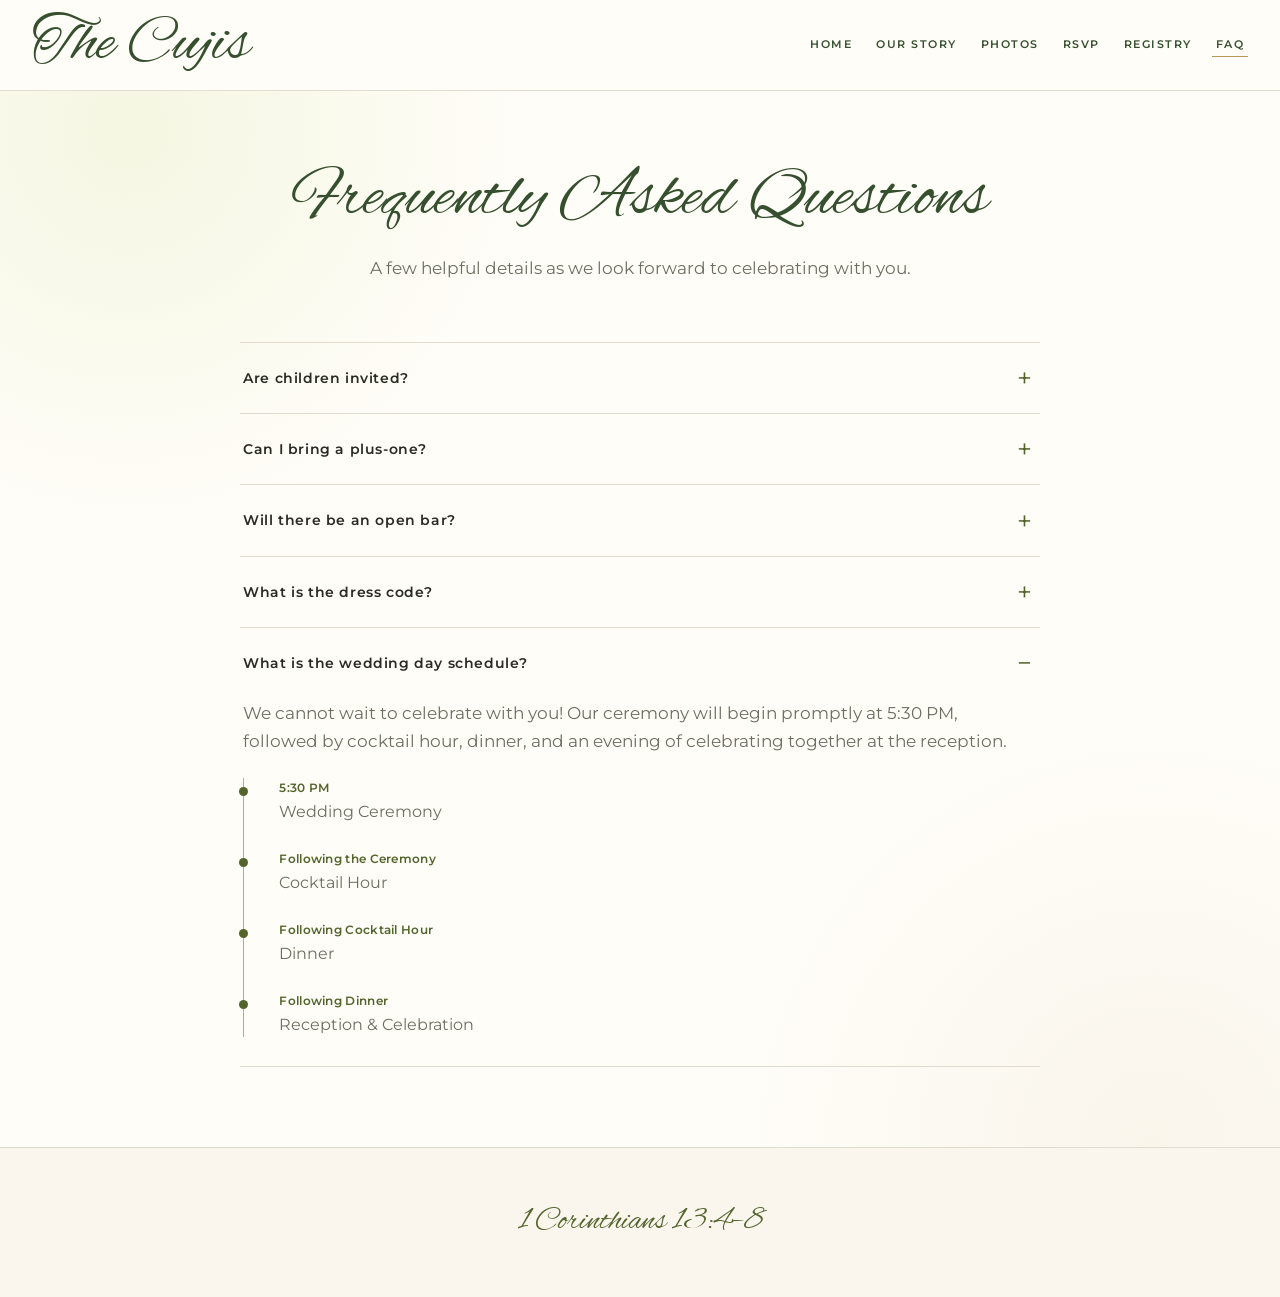
<file: faq.html>
<!DOCTYPE html>
<html lang="en">
 <head>
  <meta charset="utf-8"/>
  <meta content="width=device-width, initial-scale=1.0" name="viewport"/>
  <title>
   FAQ | The Cujis Wedding
  </title>
  <link href="https://fonts.googleapis.com" rel="preconnect"/>
  <link crossorigin="" href="https://fonts.gstatic.com" rel="preconnect"/>
  <link href="https://fonts.googleapis.com/css2?family=Alex+Brush&amp;family=Cinzel:wght@400;500;600&amp;family=Montserrat:wght@400;500;600&amp;display=swap" rel="stylesheet"/>
  <style>
   /* =========================================
           RESET / DEFAULT DESIGN SETTINGS
           Cinzel + Statement photo sizing
           ========================================= */
        *, *::before, *::after {
            box-sizing: border-box;
        }

        html {
            scroll-behavior: smooth;
            -webkit-text-size-adjust: 100%;
        }

        :root {
            --script-font: "Alex Brush", cursive;
            --serif-font: "Cinzel", serif;
            --body-font: "Montserrat", sans-serif;

            --paper: #fffdf8;
            --warm-white: #faf6ee;
            --cream: #f4eedf;
            --pear-light: #dce7ad;
            --pear: #b9ca77;
            --pear-mid: #a6b965;
            --pear-dark: #53652d;
            --forest: #36502f;
            --ink: #292c24;
            --muted: #6c6e61;
            --muted-ink: #6c6e61;
            --line: #e2dccf;
            --soft-line: #e2dccf;
            --gold: #b99754;
            --gold-dark: #896725;
            --red: #8a4942;

            --shadow: 0 8px 22px rgba(61, 75, 34, 0.08);

            /* Statement sizing is the permanent default. */
            --hero-width: 520px;
            --story-width: 285px;
            --interlude-width: 285px;
            --gallery-gap: 1.1rem;
        }

        body {
            margin: 0;
            color: var(--ink);
            background:
            radial-gradient(circle at 10% 10%, rgba(220, 231, 173, 0.3), transparent 24%),
            radial-gradient(circle at 90% 88%, rgba(185, 151, 84, 0.08), transparent 25%),
            var(--paper);
            font-family: var(--body-font);
            font-size: 1rem;
            line-height: 1.65;
            text-align: center;
            overflow-x: hidden;
        }

        img {
            display: block;
            max-width: 100%;
            height: auto;
        }

        button,
        input,
        textarea {
            font: inherit;
        }

        button {
            -webkit-tap-highlight-color: transparent;
        }

        h1, h2, h3 {
            margin: 0;
            color: var(--forest);
            font-family: var(--script-font);
            font-weight: 400;
            line-height: 1.05;
        }

        h1 {
            font-size: clamp(4rem, 13vw, 6rem);
        }

        h2 {
            font-size: clamp(3rem, 9vw, 4.4rem);
        }

        h3 {
            font-size: clamp(2.1rem, 6vw, 3rem);
        }

        p {
            margin: 0 0 1.2rem;
        }

        .eyebrow {
            margin-bottom: 0.7rem;
            color: var(--pear-dark);
            font-size: 0.64rem;
            font-weight: 600;
            letter-spacing: 2.2px;
            text-transform: uppercase;
        }

        .date-highlight {
            margin-top: 1.4rem;
            color: var(--pear-dark);
            font-size: 0.78rem;
            font-weight: 500;
            letter-spacing: 2.3px;
            text-transform: uppercase;
        }

        .site-shell {
            width: min(100%, 1120px);
            margin: 0 auto;
            padding: 0 1.1rem;
        }

        section {
            padding: 4.8rem 0;
            border-bottom: 1px solid var(--line);
        }

        section.is-empty-section {
            display: none;
        }

        @media (min-width: 768px) {
            section {
                padding: 6.5rem 0;
            }
        }

        /* =========================================
           HEADER / NAVIGATION
           ========================================= */
        header {
            position: sticky;
            top: 0;
            z-index: 20;
            display: flex;
            flex-direction: column;
            align-items: center;
            gap: 0.3rem;
            padding: 0.8rem 1rem;
            background: rgba(255, 253, 248, 0.96);
            border-bottom: 1px solid var(--line);
            backdrop-filter: blur(10px);
            -webkit-backdrop-filter: blur(10px);
        }

        header h1 {
            margin-bottom: 0;
            color: var(--forest);
            font-family: var(--script-font);
            font-size: clamp(2.55rem, 8vw, 4rem);
            line-height: 1;
        }

        @media (min-width: 900px) {
            header {
                flex-direction: row;
                justify-content: space-between;
                padding-right: 2rem;
                padding-left: 2rem;
            }
        }

        nav {
            display: flex;
            justify-content: center;
            flex-wrap: wrap;
            gap: 0.25rem 1rem;
        }

        nav a {
            padding: 0.2rem 0.25rem;
            color: var(--forest);
            font-size: 0.68rem;
            font-weight: 600;
            letter-spacing: 1.5px;
            text-decoration: none;
            text-transform: uppercase;
            transition: color 0.2s ease;
        }

        nav a:hover,
        nav a:focus-visible {
            color: var(--pear-dark);
        }

        nav a[aria-current="page"] {
            padding-bottom: 2px;
            border-bottom: 1px solid var(--gold);
        }

        /* =========================================
           SHARED IMAGE STYLES
           ========================================= */
        .photo-slot.is-empty {
            display: none;
        }

        .photo-figure {
            margin: 0;
        }

        .photo-frame {
            padding: 0.45rem;
            background: #ffffff;
            border: 1px solid var(--line);
            box-shadow: 0 8px 20px rgba(61, 75, 34, 0.07);
        }

        /* Standalone photos preserve natural proportions. */
        .photo-frame img {
            width: 100%;
            height: auto;
        }

        /* =========================================
           HOME
           ========================================= */
        .welcome-layout {
            display: grid;
            justify-items: center;
            gap: 2.25rem;
            max-width: 920px;
            margin: 0 auto;
        }

        .welcome-copy {
            max-width: 560px;
        }

        .welcome-copy h2 {
            margin-bottom: 1rem;
        }

        .home-photo-slot {
            width: min(100%, var(--hero-width));
        }

        /* =========================================
           PHOTO INTERLUDE
           ========================================= */
        .photo-interlude-grid {
            display: grid;
            grid-template-columns: repeat(2, minmax(0, 1fr));
            align-items: start;
            gap: 0.85rem;
            max-width: 620px;
            margin: 0 auto;
        }

        .interlude-photo-slot {
            width: min(100%, var(--interlude-width));
            justify-self: center;
        }

        /* =========================================
           OUR STORY
           ========================================= */
        .story-layout {
            display: grid;
            justify-items: center;
            align-items: center;
            gap: 2.4rem;
            max-width: 900px;
            margin: 0 auto;
        }

        .story-copy {
            max-width: 590px;
        }

        .story-copy h2 {
            margin-bottom: 1rem;
        }

        .story-photo-slot {
            width: min(100%, var(--story-width));
        }

        /* =========================================
           PHOTO PREVIEW CONTROLS
           ========================================= */
        .photo-preview-panel {
            max-width: 760px;
            margin: 0 auto;
            padding: 1.65rem 1rem;
            background: var(--warm-white);
            border: 1px solid var(--line);
        }

        .photo-preview-panel h3 {
            margin-bottom: 0.7rem;
        }

        .photo-preview-panel p {
            max-width: 600px;
            margin-right: auto;
            margin-left: auto;
            color: var(--muted-ink);
            font-family: var(--body-font);
            font-size: 1rem;
        }

        .photo-mix-controls {
            display: flex;
            justify-content: center;
            flex-wrap: wrap;
            gap: 0.6rem;
            margin: 1.1rem 0 0.9rem;
        }

        .photo-mix-btn {
            padding: 0.65rem 0.9rem;
            color: var(--ink);
            background: #ffffff;
            border: 1px solid var(--line);
            border-radius: 2px;
            cursor: pointer;
            font-size: 0.67rem;
            font-weight: 600;
            letter-spacing: 1px;
            text-transform: uppercase;
            transition: background 0.2s ease, color 0.2s ease, border-color 0.2s ease;
        }

        .photo-mix-btn:hover,
        .photo-mix-btn:focus-visible {
            background: var(--cream);
            border-color: var(--forest);
        }

        .photo-mix-btn.active {
            color: #ffffff;
            background: var(--forest);
            border-color: var(--forest);
        }

        .photo-mix-status {
            margin: 0;
            color: var(--muted-ink);
            font-family: var(--body-font);
            font-size: 0.92rem;
        }

        /* =========================================
           PHOTO JOURNEY
           ========================================= */
        .gallery-heading {
            max-width: 610px;
            margin: 0 auto 2.4rem;
        }

        .gallery-heading h2 {
            margin-bottom: 0.8rem;
        }

        .photo-journey-grid {
            display: grid;
            grid-template-columns: repeat(2, minmax(0, 1fr));
            align-items: start;
            gap: var(--gallery-gap);
            max-width: 1000px;
            margin: 0 auto;
        }

        .gallery-photo-slot {
            min-width: 0;
        }

        /*
           Controlled gallery thumbnails:
           object-fit: cover is used only here to keep
           the contact-sheet layout consistent.
        */
        .gallery-photo-slot .photo-frame img {
            width: 100%;
            aspect-ratio: 4 / 5;
            object-fit: cover;
            object-position: center;
        }

        /* =========================================
           FORMS / RSVP / MEMORIES
           ========================================= */
        .submit-memory {
            max-width: 540px;
            margin: 3rem auto 0;
            text-align: left;
        }

        .submit-memory h3 {
            margin-bottom: 1.25rem;
            text-align: center;
        }

        .submit-memory textarea,
        .submit-memory input,
        #rsvp-form input[type="text"] {
            width: 100%;
            padding: 0.85rem 0.9rem;
            margin-bottom: 1rem;
            color: var(--ink);
            background: #ffffff;
            border: 1px solid #bdb6aa;
            border-radius: 0;
            font-family: var(--body-font);
            font-size: 0.92rem;
        }

        .submit-memory textarea {
            min-height: 125px;
            resize: vertical;
        }

        .submit-memory textarea:focus,
        .submit-memory input:focus,
        #rsvp-form input[type="text"]:focus {
            outline: 3px solid var(--gold);
            outline-offset: 3px;
        }

        .sleek-btn {
            width: 100%;
            min-height: 45px;
            padding: 0.65rem 0.9rem;
            color: #ffffff;
            background: var(--forest);
            border: 1px solid var(--forest);
            cursor: pointer;
            font-size: 0.66rem;
            font-weight: 600;
            letter-spacing: 1px;
            text-transform: uppercase;
            transition: color 0.2s ease, background 0.2s ease, transform 0.15s ease;
        }

        .sleek-btn:hover,
        .sleek-btn:focus-visible {
            color: var(--forest);
            background: transparent;
        }

        .sleek-btn:active {
            transform: scale(0.99);
        }

        .sleek-btn:disabled {
            cursor: not-allowed;
            color: var(--muted);
            background: #eeeeea;
            border-color: #d5d2ca;
        }

        .status-msg {
            margin-top: 0.8rem;
            text-align: center;
        }

        .success {
            color: #276f3a;
        }

        .error {
            color: var(--red);
        }

        .memory-wall {
            max-width: 700px;
            margin: 2.5rem auto 0;
            text-align: left;
        }

        .memory-card {
            padding: 1.5rem;
            margin-bottom: 1rem;
            background: #ffffff;
            border: 1px solid var(--line);
            box-shadow: 0 6px 18px rgba(61, 75, 34, 0.05);
        }

        .memory-card p {
            margin: 0;
            font-family: var(--body-font);
            font-size: 1.1rem;
            font-style: italic;
            letter-spacing: 0;
        }

        .memory-author {
            margin-top: 0.85rem;
            color: var(--pear-dark);
            font-size: 0.68rem;
            letter-spacing: 1.5px;
            text-transform: uppercase;
        }

        .section-intro {
            max-width: 610px;
            margin: 0 auto;
        }

        .form-label {
            display: block;
            margin-bottom: 0.5rem;
            font-size: 0.88rem;
        }

        .radio-group {
            display: grid;
            gap: 0.7rem;
            margin: 1rem 0 1.6rem;
        }

        .radio-label {
            display: flex;
            align-items: center;
            gap: 0.8rem;
            padding: 0.85rem 0.9rem;
            cursor: pointer;
            border: 1px solid var(--line);
            font-size: 0.88rem;
            transition: background 0.2s ease, border-color 0.2s ease;
        }

        .radio-label:has(input:checked) {
            background: var(--warm-white);
            border-color: var(--forest);
        }

        .radio-label input[type="radio"] {
            width: 18px;
            height: 18px;
            margin: 0;
            accent-color: var(--forest);
        }

        #rsvp-form {
            max-width: 500px;
            margin: 2rem auto 0;
            text-align: left;
        }

        footer {
            padding: 3rem 1rem;
            color: var(--pear-dark);
            background: var(--warm-white);
            border-top: 1px solid var(--line);
            font-family: var(--script-font);
            font-size: 2rem;
            text-align: center;
        }

        footer p {
            margin: 0;
        }

        /* =========================================
           RESPONSIVE QUIET PORTRAITS
           Phones / narrow screens below 768px
           ========================================= */
        @media (max-width: 767px) {
            .home-photo-slot {
                width: min(100%, 390px);
            }

            .story-photo-slot {
                width: min(100%, 235px);
            }

            .interlude-photo-slot {
                width: min(100%, 175px);
            }

            .photo-frame {
                box-shadow: none;
            }

            .photo-interlude-grid {
                max-width: 390px;
            }

            .photo-journey-grid {
                max-width: 560px;
            }
        }

        /* =========================================
           RESPONSIVE GALLERY NOTES
           Laptops / desktops at 768px and wider
           ========================================= */
        @media (min-width: 768px) {
            .welcome-layout {
                grid-template-columns: minmax(0, 1.1fr) minmax(280px, 0.9fr);
                justify-items: stretch;
                text-align: left;
            }

            .welcome-copy {
                align-self: center;
                justify-self: end;
            }

            .home-photo-slot {
                align-self: center;
                justify-self: start;
            }

            .story-layout {
                grid-template-columns: minmax(230px, 0.8fr) minmax(0, 1.2fr);
                justify-items: stretch;
                text-align: left;
            }

            .story-photo-slot {
                align-self: center;
                justify-self: end;
            }

            .story-copy {
                align-self: center;
                justify-self: start;
            }

            .photo-interlude-grid {
                max-width: 700px;
                gap: 1.2rem;
            }

            .photo-journey-grid {
                grid-template-columns: repeat(3, minmax(0, 1fr));
                gap: 1.2rem;
            }
        }

        @media (min-width: 1100px) {
            .photo-journey-grid {
                grid-template-columns: repeat(4, minmax(0, 1fr));
            }
        }
    
        .gallery-link { display:inline-block; width:auto; min-width:210px; margin-top:1.5rem; text-decoration:none; text-align:center; }
        .gallery-link:focus-visible { outline: 3px solid var(--gold); outline-offset:3px; }
        .gallery-page-heading { padding-top:3rem; }
        .gallery-page-heading p { max-width:580px; margin:1rem auto 0; }

/* FAQ page: styles scoped to the new page */
.faq-intro {padding:4.5rem 0 2.5rem; border-bottom:0; max-width:760px; margin:auto;}
.faq-intro h2 {margin-bottom:1.1rem;}
.faq-intro p {color:var(--muted-ink); font-family: var(--body-font); font-size:1.07rem;}
.faq-list {max-width:800px; margin:0 auto 5rem; text-align:left;}
.faq-item {border-top:1px solid var(--line);}
.faq-item:last-child {border-bottom:1px solid var(--line);}
.faq-item summary {list-style:none; cursor:pointer; padding:1.5rem 2.8rem 1.5rem .2rem; position:relative; font-size:.85rem; font-weight:600; letter-spacing:.6px; line-height:1.65;}
.faq-item summary::-webkit-details-marker {display:none;}
.faq-item summary::after {content:'+'; position:absolute; right:.45rem; top:50%; transform:translateY(-50%); font-family: var(--body-font); font-size:1.6rem; font-weight:400; color: var(--pear-dark);}
.faq-item[open] summary::after {content:'−';}
.faq-item summary:focus-visible {outline: 3px solid var(--gold); outline-offset:3px;}
.faq-answer {padding:0 .2rem 1.8rem; color: var(--muted); font-family: var(--body-font); font-size:1.08rem; line-height: 1.65;}
.faq-answer p {margin:0 0 1.1rem;}
.faq-answer p:last-child {margin-bottom:0;}
.dress-inspo {display:block; width:min(100%,650px); height:auto; margin:1.6rem auto .3rem; border:1px solid var(--line); padding:.4rem; background:white; box-shadow:0 8px 20px rgba(61,75,34,.07);}
.dress-inspo-link {display:block; max-width:650px; margin:auto;}
.dress-inspo-link:focus-visible {outline: 3px solid var(--gold); outline-offset:4px;}
.timeline {list-style:none; margin:1.4rem 0 0; padding:0 0 0 1.5rem; border-left: 1px solid var(--pear-mid);}
.timeline li {position:relative; padding:0 0 1.55rem .7rem;}
.timeline li:last-child {padding-bottom:0;}
.timeline li::before {content:''; position:absolute; width:9px; height:9px; border-radius:50%; background: var(--pear-dark); left:-1.8rem; top:.55rem;}
.timeline strong {display:block; font-family:var(--body-font); font-size:.78rem; font-weight:600; color:var(--pear-dark); letter-spacing:.3px;}
.timeline span {display:block; font-size:.97rem;}
@media(max-width:767px) {.faq-intro {padding:3rem 0 1.8rem;} .faq-list {margin-bottom:3.5rem;} .faq-item summary {font-size:.76rem; padding-top:1.25rem; padding-bottom:1.25rem;} .faq-answer {font-size:1rem;} .dress-inspo {box-shadow:none;}}
  </style>
 </head>
 <body>
  <header>
   <h1>
    The Cujis
   </h1>
   <nav aria-label="Primary navigation">
    <a href="index.html#home">
     Home
    </a>
    <a href="index.html#our-story">
     Our Story
    </a>
    <a href="photos.html">
     Photos
    </a>
    <a href="rsvp.html">
     RSVP
    </a>
    <a href="registry.html">Registry</a>

    </a>
    <a aria-current="page" href="faq.html">
     FAQ
    </a>
   </nav>
  </header>
  <main class="site-shell">
   <section class="faq-intro">
    <h2>
     Frequently Asked Questions
    </h2>
    <p>
     A few helpful details as we look forward to celebrating with you.
    </p>
   </section>
   <div class="faq-list">
    <details class="faq-item">
     <summary>
      Are children invited?
     </summary>
     <div class="faq-answer">
      <p>
       While we adore your little ones, we have chosen to celebrate our wedding with an adults-only event. We kindly ask that you make arrangements for childcare so you can relax and enjoy the evening with us. Thank you so much for understanding!
      </p>
     </div>
    </details>
    <details class="faq-item">
     <summary>
      Can I bring a plus-one?
     </summary>
     <div class="faq-answer">
      <p>
       Due to limited space, we are only able to accommodate guests who have been specifically invited. Your invitation is reserved for the individual(s) whose names appear on the invitation or who received a direct electronic invitation from us. We kindly ask that you do not bring additional guests. Thank you for understanding and helping us keep our celebration intimate!
      </p>
     </div>
    </details>
    <details class="faq-item">
     <summary>
      Will there be an open bar?
     </summary>
     <div class="faq-answer">
      <p>
       Yes! We will have an open bar offering complimentary beer and wine throughout the celebration. Liquor and cocktails will not be served. While drinks are on us, you are more than welcome to bring cash if you would like to tip our wonderful bartenders. We kindly ask that guests do not bring their own alcoholic beverages.
      </p>
     </div>
    </details>
    <details class="faq-item">
     <summary>
      What is the dress code?
     </summary>
     <div class="faq-answer">
      <p>
       Our dress code is
       <strong>
        Formal Spring Garden Party!
       </strong>
       Think elegant springtime attire, romantic silhouettes, beautiful colors, and polished formalwear. We would love for everyone to embrace the beauty of the season while dressing for a special evening of celebration. Please see our inspiration guide below for ideas!
      </p>
      <a aria-label="Open full-size dress code inspiration image" class="dress-inspo-link" href="images/INSPO.jpeg" rel="noopener" target="_blank">
       <img alt="Garden formal inspiration collage showing spring floral dresses, pastel gowns, and tailored men's suits in soft spring colors" class="dress-inspo" loading="lazy" src="images/INSPO.jpeg"/>
      </a>
     </div>
    </details>
    <details class="faq-item" open="">
     <summary>
      What is the wedding day schedule?
     </summary>
     <div class="faq-answer">
      <p>
       We cannot wait to celebrate with you! Our ceremony will begin promptly at 5:30 PM, followed by cocktail hour, dinner, and an evening of celebrating together at the reception.
      </p>
      <ol class="timeline">
       <li>
        <strong>
         5:30 PM
        </strong>
        <span>
         Wedding Ceremony
        </span>
       </li>
       <li>
        <strong>
         Following the Ceremony
        </strong>
        <span>
         Cocktail Hour
        </span>
       </li>
       <li>
        <strong>
         Following Cocktail Hour
        </strong>
        <span>
         Dinner
        </span>
       </li>
       <li>
        <strong>
         Following Dinner
        </strong>
        <span>
         Reception &amp; Celebration
        </span>
       </li>
      </ol>
     </div>
    </details>
   </div>
  </main>
  <footer>
   <p>
    1 Corinthians 13:4–8
   </p>
  </footer>
 </body>
</html>
</file>
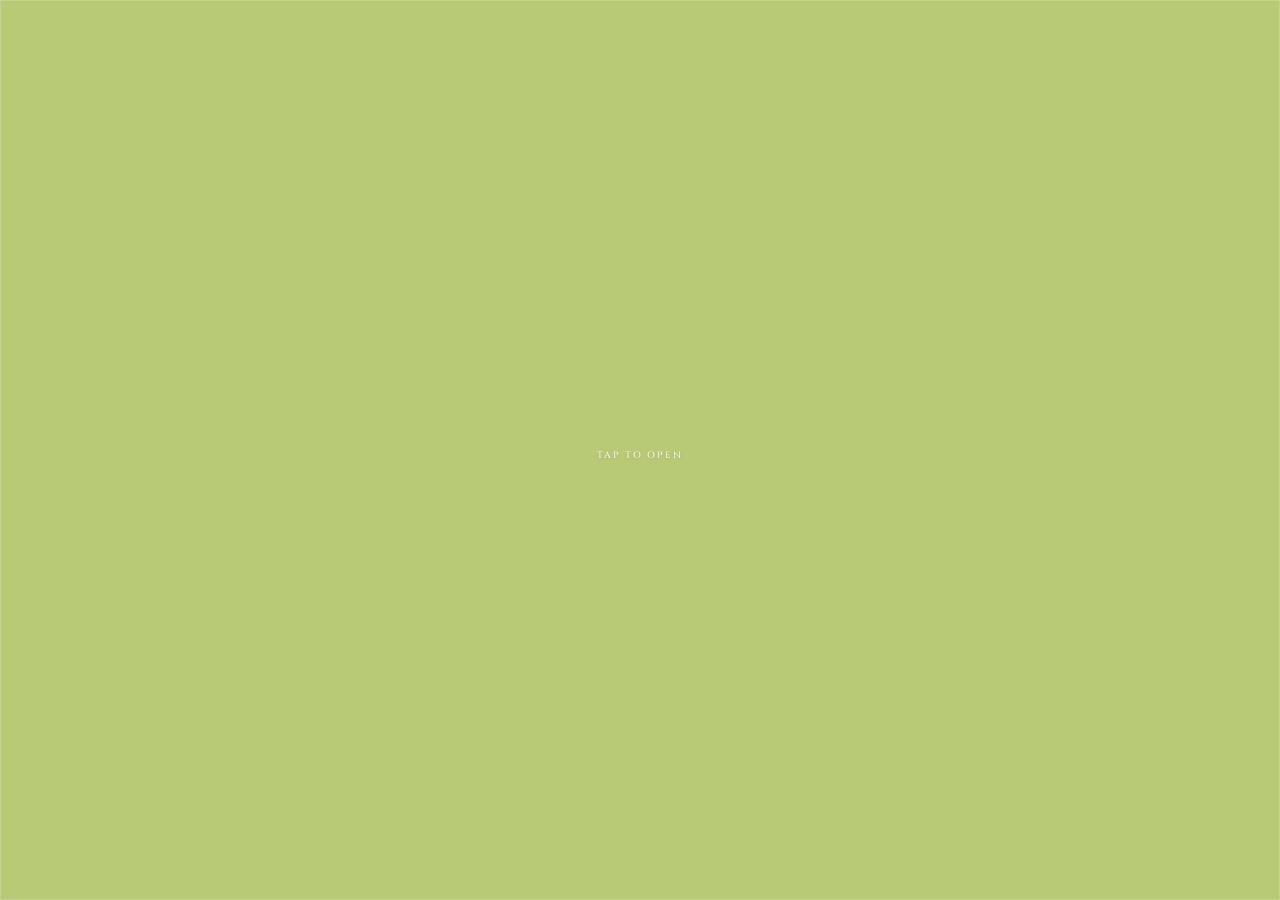
<file: invite.html>
<!DOCTYPE html>
<html lang="en">
<head>
    <meta charset="UTF-8">
    <meta name="viewport" content="width=device-width, initial-scale=1, viewport-fit=cover">
    <title>You Are Invited! — Zumi & Morgan</title>

    <meta name="description" content="You are invited to the wedding of Zumi Cuji and Morgan Fields — Monday, May 3, 2027, Raleigh, NC.">
    <meta name="theme-color" content="#b9ca77">
    <link rel="canonical" href="https://zumicuji.github.io/TheCujis/invite.html">

    <meta property="og:title" content="You Are Invited! — Zumi & Morgan">
    <meta property="og:description" content="Monday, May 3, 2027 · Raleigh, NC">
    <meta property="og:type" content="website">
    <meta property="og:url" content="https://zumicuji.github.io/TheCujis/invite.html">
    <meta property="og:image" content="https://zumicuji.github.io/TheCujis/og-image.jpg">
    <meta property="og:image:alt" content="Zumi and Morgan's wedding invitation">

    <meta name="twitter:card" content="summary_large_image">
    <meta name="twitter:title" content="You Are Invited! — Zumi & Morgan">
    <meta name="twitter:description" content="Monday, May 3, 2027 · Raleigh, NC">
    <meta name="twitter:image" content="https://zumicuji.github.io/TheCujis/og-image.jpg">

    <script>
        document.documentElement.classList.add("js");

        window.__inviteBoot = setTimeout(function () {
            document.documentElement.classList.add("js-failed");
        }, 10000);
    </script>

    <link rel="preconnect" href="https://fonts.googleapis.com">
    <link rel="preconnect" href="https://fonts.gstatic.com" crossorigin>

    <link
        rel="stylesheet"
        href="https://fonts.googleapis.com/css2?family=Alex+Brush&family=Cinzel:wght@400;500;600&family=Montserrat:wght@400;500;600&display=swap"
    >

    <link rel="preload" as="image" href="invite1.png" fetchpriority="high">

    <style>
        html,
        body {
            margin: 0;
            background: #f1f4e7;
        }

        .js .envelope {
            display: block;
            position: fixed;
            inset: 0;
            z-index: 100;
            background: #b9ca77;
        }
    </style>

    <link rel="stylesheet" href="invite.css?v=8">
    <script src="invite.js?v=8" defer></script>
</head>

<body>
    <a class="skip-link" href="#suite">Skip to the invitation</a>

    <div id="app" data-state="closed">

        <section class="envelope" id="envelope" aria-label="Wedding invitation envelope">
            <div class="envelope__scene" id="envelopeScene">

                <!-- Closed front of envelope -->
                <div class="envelope__front-face">
                    <p class="envelope__front-recipient" id="frontGuestLine" hidden></p>
                    <p class="envelope__front-instruction">Tap to Open</p>
                </div>

                <!-- Reverse side used for opening animation -->
                <div class="envelope__inside-face">
                    <div class="envelope__back"></div>
                    <div class="envelope__liner"></div>

                    <div class="envelope__card" aria-hidden="true">
                        <div class="envelope__card-inner">
                            <img
                                class="card-img"
                                src="invite1.png"
                                alt=""
                                decoding="async"
                                draggable="false"
                            >
                        </div>
                    </div>

                    <div class="fold fold--left" aria-hidden="true">
                        <div class="fold__hinge">
                            <div class="fold__face fold__face--out">
                                <svg viewBox="0 0 100 100" preserveAspectRatio="none" focusable="false">
                                    <defs>
                                        <linearGradient id="gFoldL" x1="0" y1="0" x2="1" y2="0">
                                            <stop offset="0" stop-color="#b3c573"></stop>
                                            <stop offset="1" stop-color="#a6b965"></stop>
                                        </linearGradient>
                                    </defs>
                                    <polygon points="0,0 100,50 0,100" fill="url(#gFoldL)"></polygon>
                                    <polyline points="0,0 100,50 0,100" class="crease-shadow"></polyline>
                                    <polyline points="0,0 100,50 0,100" class="crease-light"></polyline>
                                </svg>
                            </div>

                            <div class="fold__face fold__face--in">
                                <svg viewBox="0 0 100 100" preserveAspectRatio="none" focusable="false">
                                    <polygon points="0,0 100,50 0,100" fill="#e9e3c8"></polygon>
                                </svg>
                            </div>
                        </div>
                    </div>

                    <div class="fold fold--right" aria-hidden="true">
                        <div class="fold__hinge">
                            <div class="fold__face fold__face--out">
                                <svg viewBox="0 0 100 100" preserveAspectRatio="none" focusable="false">
                                    <defs>
                                        <linearGradient id="gFoldR" x1="1" y1="0" x2="0" y2="0">
                                            <stop offset="0" stop-color="#b3c573"></stop>
                                            <stop offset="1" stop-color="#a6b965"></stop>
                                        </linearGradient>
                                    </defs>
                                    <polygon points="100,0 0,50 100,100" fill="url(#gFoldR)"></polygon>
                                    <polyline points="100,0 0,50 100,100" class="crease-shadow"></polyline>
                                    <polyline points="100,0 0,50 100,100" class="crease-light"></polyline>
                                </svg>
                            </div>

                            <div class="fold__face fold__face--in">
                                <svg viewBox="0 0 100 100" preserveAspectRatio="none" focusable="false">
                                    <polygon points="100,0 0,50 100,100" fill="#e9e3c8"></polygon>
                                </svg>
                            </div>
                        </div>
                    </div>

                    <div class="fold fold--bottom" aria-hidden="true">
                        <div class="fold__hinge">
                            <div class="fold__face fold__face--out">
                                <svg viewBox="0 0 100 100" preserveAspectRatio="none" focusable="false">
                                    <defs>
                                        <linearGradient id="gFoldB" x1="0" y1="0" x2="0" y2="1">
                                            <stop offset="0" stop-color="#a6b965"></stop>
                                            <stop offset="1" stop-color="#9bae5b"></stop>
                                        </linearGradient>
                                    </defs>
                                    <polygon points="0,100 50,0 100,100" fill="url(#gFoldB)"></polygon>
                                    <polyline points="0,100 50,0 100,100" class="crease-shadow"></polyline>
                                    <polyline points="0,100 50,0 100,100" class="crease-light"></polyline>
                                </svg>
                            </div>

                            <div class="fold__face fold__face--in">
                                <svg viewBox="0 0 100 100" preserveAspectRatio="none" focusable="false">
                                    <polygon points="0,100 50,0 100,100" fill="#e9e3c8"></polygon>
                                </svg>
                            </div>
                        </div>
                    </div>

                    <div class="envelope__flap-wrap" aria-hidden="true">
                        <div class="envelope__flap" id="envFlap">
                            <div class="envelope__flap-face envelope__flap-face--out">
                                <svg viewBox="0 0 100 100" preserveAspectRatio="none" focusable="false">
                                    <defs>
                                        <linearGradient id="gFlapOut" x1="0" y1="0" x2="0" y2="1">
                                            <stop offset="0" stop-color="#cbd98f"></stop>
                                            <stop offset="1" stop-color="#b3c573"></stop>
                                        </linearGradient>
                                    </defs>
                                    <polygon points="0,0 100,0 50,100" fill="url(#gFlapOut)"></polygon>
                                    <polyline points="0,0 50,100 100,0" class="crease-shadow"></polyline>
                                    <polyline points="0,0 50,100 100,0" class="crease-light"></polyline>
                                </svg>
                            </div>

                            <div class="envelope__flap-face envelope__flap-face--in">
                                <svg viewBox="0 0 100 100" preserveAspectRatio="none" focusable="false">
                                    <polygon points="0,0 100,0 50,100" fill="#ece6cc"></polygon>
                                </svg>
                            </div>
                        </div>
                    </div>
                </div>
            </div>

            <button
                class="envelope__open-target"
                id="openInvite"
                type="button"
                aria-label="Open Zumi and Morgan's wedding invitation"
            ></button>
        </section>

        <main class="suite" id="suite">
            <h1 class="sr-only" id="suiteHeading" tabindex="-1">
                You are invited — Zumi and Morgan's wedding, Monday, May 3, 2027, Raleigh, North Carolina
            </h1>

            <section
                class="carousel"
                aria-roledescription="carousel"
                aria-label="Wedding invitation cards"
            >
                <div
                    class="track"
                    id="track"
                    tabindex="0"
                    aria-label="Invitation cards. Swipe, tap a card, or use the left and right arrow keys."
                >
                    <figure
                        class="slide"
                        role="group"
                        aria-roledescription="slide"
                        aria-label="1 of 2: Formal invitation"
                    >
                        <img
                            class="card-img"
                            src="invite1.png"
                            alt="Formal wedding invitation for Zumi Cuji and Morgan Fields"
                            decoding="async"
                            fetchpriority="high"
                            draggable="false"
                        >
                    </figure>

                    <figure
                        class="slide"
                        role="group"
                        aria-roledescription="slide"
                        aria-label="2 of 2: Wedding details"
                    >
                        <img
                            class="card-img"
                            src="invite2.png"
                            alt="Wedding details card"
                            decoding="async"
                            loading="eager"
                            draggable="false"
                        >
                    </figure>
                </div>
            </section>

            <div class="dock">
                <div class="indicator" aria-hidden="true" data-needs-js>
                    <span class="is-current"></span>
                    <span></span>
                </div>

                <a
                    class="btn"
                    href="https://zumicuji.github.io/TheCujis/rsvp.html"
                >
                    Visit Our Wedding Website to RSVP!
                </a>
            </div>
        </main>

        <div class="sr-only" id="live" aria-live="polite"></div>
    </div>
    <!-- Redeploy trigger: Pages deploy failed 2026-11-25, re-running build -->
</body>
</html>
</file>
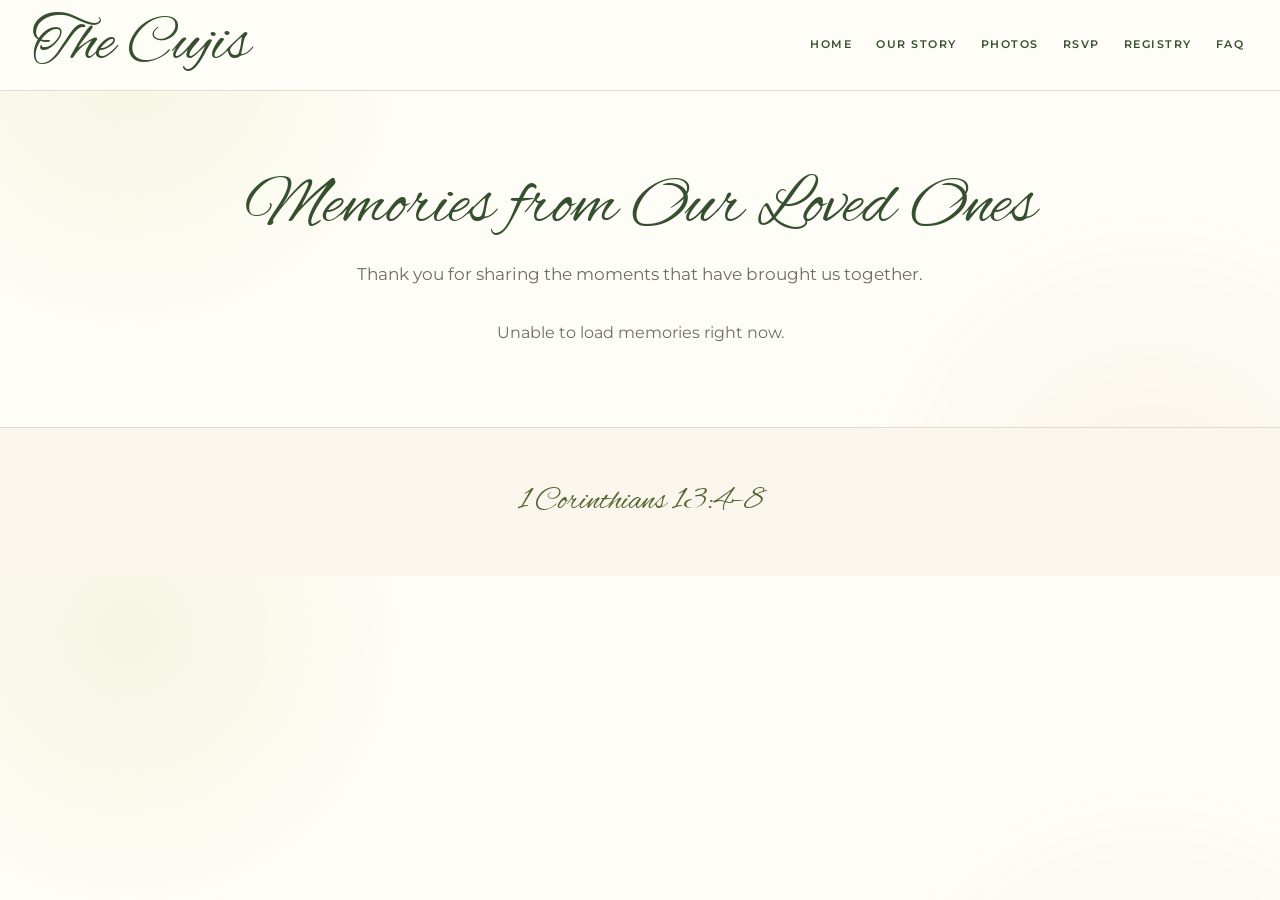
<file: memories.html>
<!DOCTYPE html><html lang="en"><head><meta charset="UTF-8"><meta name="viewport" content="width=device-width,initial-scale=1"><title>Memories | The Cujis</title><link rel="preconnect" href="https://fonts.googleapis.com"><link rel="preconnect" href="https://fonts.gstatic.com" crossorigin><link href="https://fonts.googleapis.com/css2?family=Alex+Brush&family=Cinzel:wght@400;500;600&family=Montserrat:wght@400;500;600&display=swap" rel="stylesheet"><style>
        /* =========================================
           RESET / DEFAULT DESIGN SETTINGS
           Cinzel + Statement photo sizing
           ========================================= */
        *, *::before, *::after {
            box-sizing: border-box;
        }

        html {
            scroll-behavior: smooth;
            -webkit-text-size-adjust: 100%;
        }

        :root {
            --script-font: "Alex Brush", cursive;
            --serif-font: "Cinzel", serif;
            --body-font: "Montserrat", sans-serif;

            --paper: #fffdf8;
            --warm-white: #faf6ee;
            --cream: #f4eedf;
            --pear-light: #dce7ad;
            --pear: #b9ca77;
            --pear-mid: #a6b965;
            --pear-dark: #53652d;
            --forest: #36502f;
            --ink: #292c24;
            --muted: #6c6e61;
            --muted-ink: #6c6e61;
            --line: #e2dccf;
            --soft-line: #e2dccf;
            --gold: #b99754;
            --gold-dark: #896725;
            --red: #8a4942;

            --shadow: 0 8px 22px rgba(61, 75, 34, 0.08);

            /* Statement sizing is the permanent default. */
            --hero-width: 520px;
            --story-width: 285px;
            --interlude-width: 285px;
            --gallery-gap: 1.1rem;
        }

        body {
            margin: 0;
            color: var(--ink);
            background:
            radial-gradient(circle at 10% 10%, rgba(220, 231, 173, 0.3), transparent 24%),
            radial-gradient(circle at 90% 88%, rgba(185, 151, 84, 0.08), transparent 25%),
            var(--paper);
            font-family: var(--body-font);
            font-size: 1rem;
            line-height: 1.65;
            text-align: center;
            overflow-x: hidden;
        }

        img {
            display: block;
            max-width: 100%;
            height: auto;
        }

        button,
        input,
        textarea {
            font: inherit;
        }

        button {
            -webkit-tap-highlight-color: transparent;
        }

        h1, h2, h3 {
            margin: 0;
            color: var(--forest);
            font-family: var(--script-font);
            font-weight: 400;
            line-height: 1.05;
        }

        h1 {
            font-size: clamp(4rem, 13vw, 6rem);
        }

        h2 {
            font-size: clamp(3rem, 9vw, 4.4rem);
        }

        h3 {
            font-size: clamp(2.1rem, 6vw, 3rem);
        }

        p {
            margin: 0 0 1.2rem;
        }

        .eyebrow {
            margin-bottom: 0.7rem;
            color: var(--pear-dark);
            font-size: 0.64rem;
            font-weight: 600;
            letter-spacing: 2.2px;
            text-transform: uppercase;
        }

        .date-highlight {
            margin-top: 1.4rem;
            color: var(--pear-dark);
            font-size: 0.78rem;
            font-weight: 500;
            letter-spacing: 2.3px;
            text-transform: uppercase;
        }

        .site-shell {
            width: min(100%, 1120px);
            margin: 0 auto;
            padding: 0 1.1rem;
        }

        section {
            padding: 4.8rem 0;
            border-bottom: 1px solid var(--line);
        }

        section.is-empty-section {
            display: none;
        }

        @media (min-width: 768px) {
            section {
                padding: 6.5rem 0;
            }
        }

        /* =========================================
           HEADER / NAVIGATION
           ========================================= */
        header {
            position: sticky;
            top: 0;
            z-index: 20;
            display: flex;
            flex-direction: column;
            align-items: center;
            gap: 0.3rem;
            padding: 0.8rem 1rem;
            background: rgba(255, 253, 248, 0.96);
            border-bottom: 1px solid var(--line);
            backdrop-filter: blur(10px);
            -webkit-backdrop-filter: blur(10px);
        }

        header h1 {
            margin-bottom: 0;
            color: var(--forest);
            font-family: var(--script-font);
            font-size: clamp(2.55rem, 8vw, 4rem);
            line-height: 1;
        }

        @media (min-width: 900px) {
            header {
                flex-direction: row;
                justify-content: space-between;
                padding-right: 2rem;
                padding-left: 2rem;
            }
        }

        nav {
            display: flex;
            justify-content: center;
            flex-wrap: wrap;
            gap: 0.25rem 1rem;
        }

        nav a {
            padding: 0.2rem 0.25rem;
            color: var(--forest);
            font-size: 0.68rem;
            font-weight: 600;
            letter-spacing: 1.5px;
            text-decoration: none;
            text-transform: uppercase;
            transition: color 0.2s ease;
        }

        nav a:hover,
        nav a:focus-visible {
            color: var(--pear-dark);
        }

        nav a[aria-current="page"] {
            padding-bottom: 2px;
            border-bottom: 1px solid var(--gold);
        }

        /* =========================================
           SHARED IMAGE STYLES
           ========================================= */
        .photo-slot.is-empty {
            display: none;
        }

        .photo-figure {
            margin: 0;
        }

        .photo-frame {
            padding: 0.45rem;
            background: #ffffff;
            border: 1px solid var(--line);
            box-shadow: 0 8px 20px rgba(61, 75, 34, 0.07);
        }

        /* Standalone photos preserve natural proportions. */
        .photo-frame img {
            width: 100%;
            height: auto;
        }

        /* =========================================
           HOME
           ========================================= */
        .welcome-layout {
            display: grid;
            justify-items: center;
            gap: 2.25rem;
            max-width: 920px;
            margin: 0 auto;
        }

        .welcome-copy {
            max-width: 560px;
        }

        .welcome-copy h2 {
            margin-bottom: 1rem;
        }

        .home-photo-slot {
            width: min(100%, var(--hero-width));
        }

        /* =========================================
           PHOTO INTERLUDE
           ========================================= */
        .photo-interlude-grid {
            display: grid;
            grid-template-columns: repeat(2, minmax(0, 1fr));
            align-items: start;
            gap: 0.85rem;
            max-width: 620px;
            margin: 0 auto;
        }

        .interlude-photo-slot {
            width: min(100%, var(--interlude-width));
            justify-self: center;
        }

        /* =========================================
           OUR STORY
           ========================================= */
        .story-layout {
            display: grid;
            justify-items: center;
            align-items: center;
            gap: 2.4rem;
            max-width: 900px;
            margin: 0 auto;
        }

        .story-copy {
            max-width: 590px;
        }

        .story-copy h2 {
            margin-bottom: 1rem;
        }

        .story-photo-slot {
            width: min(100%, var(--story-width));
        }

        /* =========================================
           PHOTO PREVIEW CONTROLS
           ========================================= */
        .photo-preview-panel {
            max-width: 760px;
            margin: 0 auto;
            padding: 1.65rem 1rem;
            background: var(--warm-white);
            border: 1px solid var(--line);
        }

        .photo-preview-panel h3 {
            margin-bottom: 0.7rem;
        }

        .photo-preview-panel p {
            max-width: 600px;
            margin-right: auto;
            margin-left: auto;
            color: var(--muted-ink);
            font-family: var(--body-font);
            font-size: 1rem;
        }

        .photo-mix-controls {
            display: flex;
            justify-content: center;
            flex-wrap: wrap;
            gap: 0.6rem;
            margin: 1.1rem 0 0.9rem;
        }

        .photo-mix-btn {
            padding: 0.65rem 0.9rem;
            color: var(--ink);
            background: #ffffff;
            border: 1px solid var(--line);
            border-radius: 2px;
            cursor: pointer;
            font-size: 0.67rem;
            font-weight: 600;
            letter-spacing: 1px;
            text-transform: uppercase;
            transition: background 0.2s ease, color 0.2s ease, border-color 0.2s ease;
        }

        .photo-mix-btn:hover,
        .photo-mix-btn:focus-visible {
            background: var(--cream);
            border-color: var(--forest);
        }

        .photo-mix-btn.active {
            color: #ffffff;
            background: var(--forest);
            border-color: var(--forest);
        }

        .photo-mix-status {
            margin: 0;
            color: var(--muted-ink);
            font-family: var(--body-font);
            font-size: 0.92rem;
        }

        /* =========================================
           PHOTO JOURNEY
           ========================================= */
        .gallery-heading {
            max-width: 610px;
            margin: 0 auto 2.4rem;
        }

        .gallery-heading h2 {
            margin-bottom: 0.8rem;
        }

        .photo-journey-grid {
            display: grid;
            grid-template-columns: repeat(2, minmax(0, 1fr));
            align-items: start;
            gap: var(--gallery-gap);
            max-width: 1000px;
            margin: 0 auto;
        }

        .gallery-photo-slot {
            min-width: 0;
        }

        /*
           Controlled gallery thumbnails:
           object-fit: cover is used only here to keep
           the contact-sheet layout consistent.
        */
        .gallery-photo-slot .photo-frame img {
            width: 100%;
            aspect-ratio: 4 / 5;
            object-fit: cover;
            object-position: center;
        }

        /* =========================================
           FORMS / RSVP / MEMORIES
           ========================================= */
        .submit-memory {
            max-width: 540px;
            margin: 3rem auto 0;
            text-align: left;
        }

        .submit-memory h3 {
            margin-bottom: 1.25rem;
            text-align: center;
        }

        .submit-memory textarea,
        .submit-memory input,
        #rsvp-form input[type="text"] {
            width: 100%;
            padding: 0.85rem 0.9rem;
            margin-bottom: 1rem;
            color: var(--ink);
            background: #ffffff;
            border: 1px solid #bdb6aa;
            border-radius: 0;
            font-family: var(--body-font);
            font-size: 0.92rem;
        }

        .submit-memory textarea {
            min-height: 125px;
            resize: vertical;
        }

        .submit-memory textarea:focus,
        .submit-memory input:focus,
        #rsvp-form input[type="text"]:focus {
            outline: 3px solid var(--gold);
            outline-offset: 3px;
        }

        .sleek-btn {
            width: 100%;
            min-height: 45px;
            padding: 0.65rem 0.9rem;
            color: #ffffff;
            background: var(--forest);
            border: 1px solid var(--forest);
            cursor: pointer;
            font-size: 0.66rem;
            font-weight: 600;
            letter-spacing: 1px;
            text-transform: uppercase;
            transition: color 0.2s ease, background 0.2s ease, transform 0.15s ease;
        }

        .sleek-btn:hover,
        .sleek-btn:focus-visible {
            color: var(--forest);
            background: transparent;
        }

        .sleek-btn:active {
            transform: scale(0.99);
        }

        .sleek-btn:disabled {
            cursor: not-allowed;
            color: var(--muted);
            background: #eeeeea;
            border-color: #d5d2ca;
        }

        .status-msg {
            margin-top: 0.8rem;
            text-align: center;
        }

        .success {
            color: #276f3a;
        }

        .error {
            color: var(--red);
        }

        .memory-wall {
            max-width: 700px;
            margin: 2.5rem auto 0;
            text-align: left;
        }

        .memory-card {
            padding: 1.5rem;
            margin-bottom: 1rem;
            background: #ffffff;
            border: 1px solid var(--line);
            box-shadow: 0 6px 18px rgba(61, 75, 34, 0.05);
        }

        .memory-card p {
            margin: 0;
            font-family: var(--body-font);
            font-size: 1.1rem;
            font-style: italic;
            letter-spacing: 0;
        }

        .memory-author {
            margin-top: 0.85rem;
            color: var(--pear-dark);
            font-size: 0.68rem;
            letter-spacing: 1.5px;
            text-transform: uppercase;
        }

        .section-intro {
            max-width: 610px;
            margin: 0 auto;
        }

        .form-label {
            display: block;
            margin-bottom: 0.5rem;
            font-size: 0.88rem;
        }

        .radio-group {
            display: grid;
            gap: 0.7rem;
            margin: 1rem 0 1.6rem;
        }

        .radio-label {
            display: flex;
            align-items: center;
            gap: 0.8rem;
            padding: 0.85rem 0.9rem;
            cursor: pointer;
            border: 1px solid var(--line);
            font-size: 0.88rem;
            transition: background 0.2s ease, border-color 0.2s ease;
        }

        .radio-label:has(input:checked) {
            background: var(--warm-white);
            border-color: var(--forest);
        }

        .radio-label input[type="radio"] {
            width: 18px;
            height: 18px;
            margin: 0;
            accent-color: var(--forest);
        }

        #rsvp-form {
            max-width: 500px;
            margin: 2rem auto 0;
            text-align: left;
        }

        footer {
            padding: 3rem 1rem;
            color: var(--pear-dark);
            background: var(--warm-white);
            border-top: 1px solid var(--line);
            font-family: var(--script-font);
            font-size: 2rem;
            text-align: center;
        }

        footer p {
            margin: 0;
        }

        /* =========================================
           RESPONSIVE QUIET PORTRAITS
           Phones / narrow screens below 768px
           ========================================= */
        @media (max-width: 767px) {
            .home-photo-slot {
                width: min(100%, 390px);
            }

            .story-photo-slot {
                width: min(100%, 235px);
            }

            .interlude-photo-slot {
                width: min(100%, 175px);
            }

            .photo-frame {
                box-shadow: none;
            }

            .photo-interlude-grid {
                max-width: 390px;
            }

            .photo-journey-grid {
                max-width: 560px;
            }
        }

        /* =========================================
           RESPONSIVE GALLERY NOTES
           Laptops / desktops at 768px and wider
           ========================================= */
        @media (min-width: 768px) {
            .welcome-layout {
                grid-template-columns: minmax(0, 1.1fr) minmax(280px, 0.9fr);
                justify-items: stretch;
                text-align: left;
            }

            .welcome-copy {
                align-self: center;
                justify-self: end;
            }

            .home-photo-slot {
                align-self: center;
                justify-self: start;
            }

            .story-layout {
                grid-template-columns: minmax(230px, 0.8fr) minmax(0, 1.2fr);
                justify-items: stretch;
                text-align: left;
            }

            .story-photo-slot {
                align-self: center;
                justify-self: end;
            }

            .story-copy {
                align-self: center;
                justify-self: start;
            }

            .photo-interlude-grid {
                max-width: 700px;
                gap: 1.2rem;
            }

            .photo-journey-grid {
                grid-template-columns: repeat(3, minmax(0, 1fr));
                gap: 1.2rem;
            }
        }

        @media (min-width: 1100px) {
            .photo-journey-grid {
                grid-template-columns: repeat(4, minmax(0, 1fr));
            }
        }
    
        .gallery-link { display:inline-block; width:auto; min-width:210px; margin-top:1.5rem; text-decoration:none; text-align:center; }
        .gallery-link:focus-visible { outline: 3px solid var(--gold); outline-offset:3px; }
        .gallery-page-heading { padding-top:3rem; }
        .gallery-page-heading p { max-width:580px; margin:1rem auto 0; }

.page-intro{padding:5rem 0 2rem;border:0}.page-intro h2{margin-bottom:1rem}.page-intro p{max-width:620px;margin:0 auto;color:var(--muted-ink);font-family: var(--body-font);font-size:1.05rem}.registry-panel{max-width:640px;margin:0 auto 5rem;padding:3rem 1.5rem;background:var(--warm-white);border:1px solid var(--line)}.registry-panel h3{margin-bottom:.8rem}.registry-panel p{font-family: var(--body-font);color:var(--muted-ink);margin:0}.all-memories{margin:0 auto 5rem}.all-memories .memory-card{margin-bottom:1.2rem}@media(max-width:767px){.page-intro{padding:3.5rem 0 2rem}.registry-panel{padding:2.2rem 1.2rem}}</style></head><body><header><h1>The Cujis</h1><nav aria-label="Primary navigation"><a href="index.html#home">Home</a><a href="index.html#our-story">Our Story</a><a href="photos.html">Photos</a><a href="rsvp.html">RSVP</a><a href="registry.html">Registry</a><a href="faq.html">FAQ</a></nav></header><main class="site-shell"><section class="page-intro"><h2>Memories from Our Loved Ones</h2><p>Thank you for sharing the moments that have brought us together.</p></section><div class="memory-wall all-memories" id="memories-container" aria-live="polite"></div></main><footer><p>1 Corinthians 13:4–8</p></footer><script>
const SCRIPT_URL = "https://script.google.com/macros/s/AKfycbwIwzcMUfcDS8phJ6EBTNXCgufqrjDyp50wKKZwQ7qsTVAqbYL5tCtZyXgL-kzdB11ZWw/exec";
function escapeHtml(value) { const el = document.createElement('div'); el.textContent = String(value ?? ''); return el.innerHTML; }
async function loadApprovedMemories() {
 const container = document.getElementById('memories-container');
 try {
  const response = await fetch(SCRIPT_URL);
  if (!response.ok) throw new Error('Unable to load memories');
  const data = await response.json();
  container.innerHTML = '';
  if (!Array.isArray(data.memories) || data.memories.length === 0) {
   container.innerHTML = '<p style="text-align:center;color: var(--muted);">No approved memories yet.</p>'; return;
  }
  data.memories.forEach(memory => {
   const card = document.createElement('div'); card.className = 'memory-card';
   card.innerHTML = `<p>“${escapeHtml(memory.text)}”</p><div class="memory-author">— ${escapeHtml(memory.name)}</div>`;
   container.appendChild(card);
  });
 } catch(error) { console.error(error); container.innerHTML = '<p style="text-align:center;color: var(--muted);">Unable to load memories right now.</p>'; }
}
loadApprovedMemories();
</script></body></html>
</file>
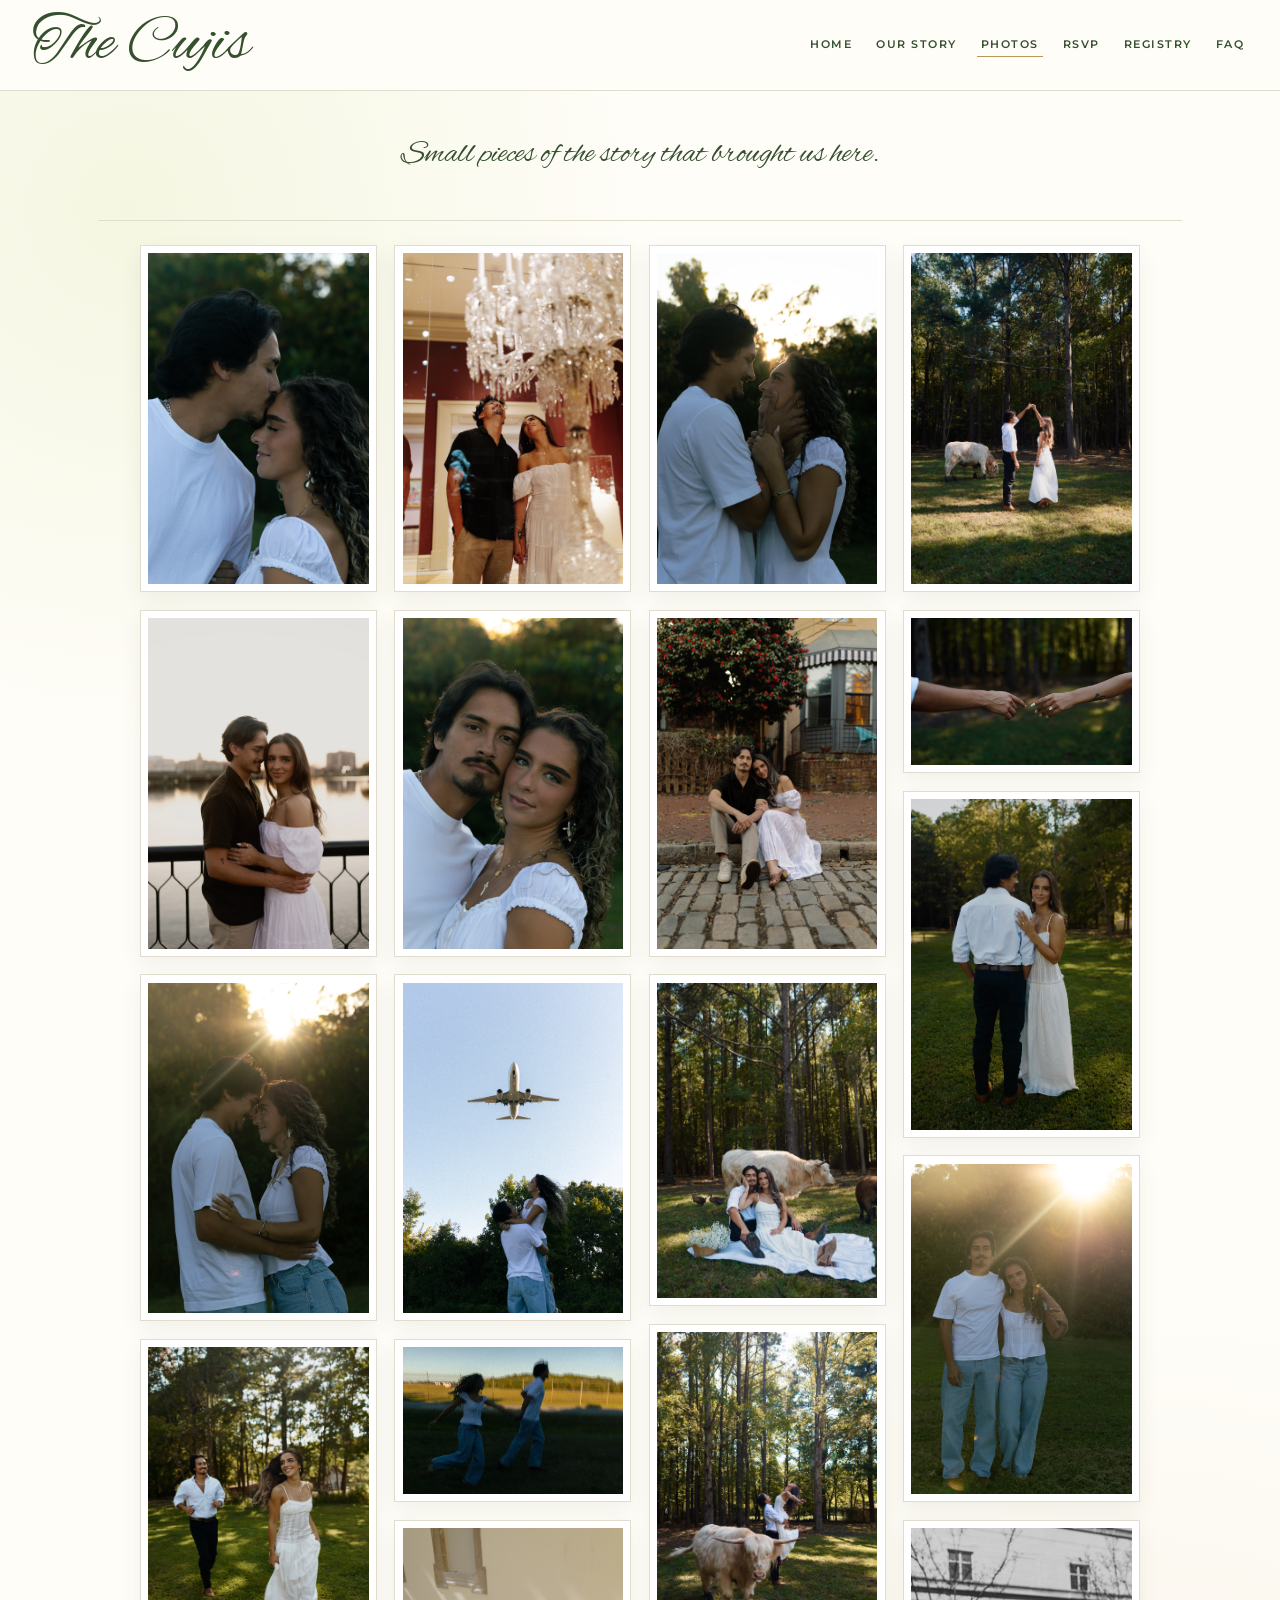
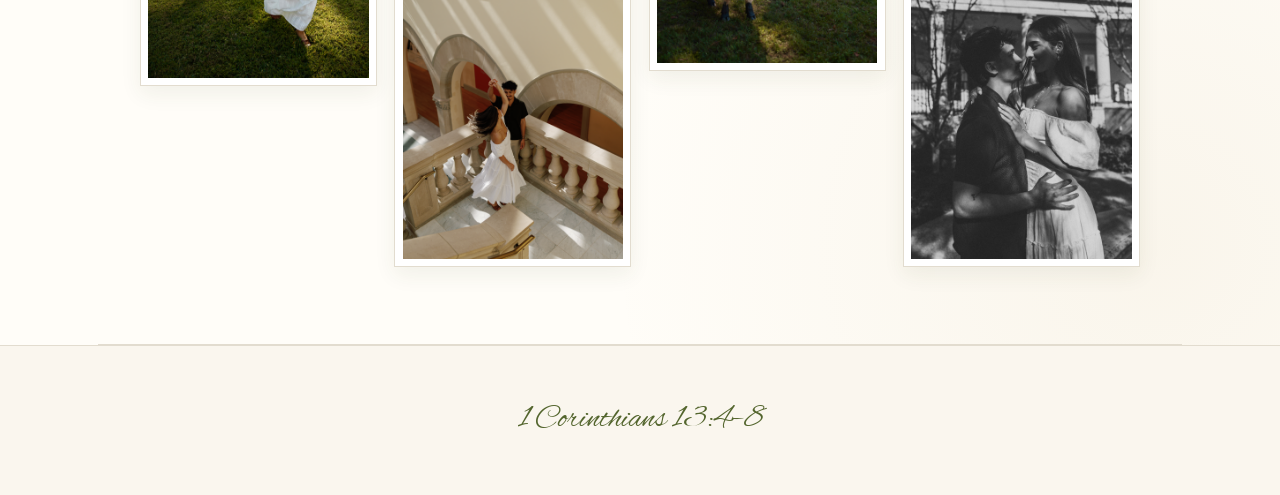
<file: photos.html>
<!DOCTYPE html>
<html lang="en">
<head>
  <meta charset="UTF-8">
  <meta name="viewport" content="width=device-width, initial-scale=1.0">
  <title>Photos | The Cujis</title>

  <link rel="preconnect" href="https://fonts.googleapis.com">
  <link rel="preconnect" href="https://fonts.gstatic.com" crossorigin>
  <link href="https://fonts.googleapis.com/css2?family=Alex+Brush&family=Cinzel:wght@400;500;600&family=Montserrat:wght@400;500;600&display=swap" rel="stylesheet">

  <style>
    /* GLOBAL STYLES */
    *, *::before, *::after {
      box-sizing: border-box;
    }

    :root {
      --script-font: "Alex Brush", cursive;
      --serif-font: "Cinzel", serif;
      --body-font: "Montserrat", sans-serif;

      --paper: #fffdf8;
      --warm-white: #faf6ee;
      --cream: #f4eedf;
      --pear-light: #dce7ad;
      --pear: #b9ca77;
      --pear-mid: #a6b965;
      --pear-dark: #53652d;
      --forest: #36502f;
      --ink: #292c24;
      --muted: #6c6e61;
      --muted-ink: #6c6e61;
      --line: #e2dccf;
      --soft-line: #e2dccf;
      --gold: #b99754;
      --gold-dark: #896725;
      --red: #8a4942;

      --shadow: 0 8px 22px rgba(61, 75, 34, 0.08);

      --gallery-gap: 1.1rem;
    }

    html {
      scroll-behavior: smooth;
      -webkit-text-size-adjust: 100%;
    }

    body {
      margin: 0;
      background:
      radial-gradient(circle at 10% 10%, rgba(220, 231, 173, 0.3), transparent 24%),
      radial-gradient(circle at 90% 88%, rgba(185, 151, 84, 0.08), transparent 25%),
      var(--paper);
      color: var(--ink);
      font-family: var(--body-font);
      font-size: 1rem;
      line-height: 1.65;
      text-align: center;
      overflow-x: hidden;
    }

    h1, h2 {
      margin: 0;
      color: var(--forest);
      font-family: var(--script-font);
      font-weight: 400;
      line-height: 1.05;
    }

    h1 {
      font-size: clamp(4rem, 13vw, 6rem);
    }

    h2 {
      font-size: clamp(3rem, 9vw, 4.4rem);
    }

    p {
      margin: 0 0 1.2rem;
    }

    /* HEADER & NAVIGATION */
    header {
      position: sticky;
      top: 0;
      z-index: 20;
      display: flex;
      flex-direction: column;
      align-items: center;
      gap: 0.3rem;
      padding: 0.8rem 1rem;
      background: rgba(255, 253, 248, 0.96);
      border-bottom: 1px solid var(--line);
      backdrop-filter: blur(10px);
      -webkit-backdrop-filter: blur(10px);
    }

    header h1 {
      margin-bottom: 0;
      color: var(--forest);
      font-family: var(--script-font);
      font-size: clamp(2.55rem, 8vw, 4rem);
      line-height: 1;
    }

    @media (min-width: 900px) {
      header {
        flex-direction: row;
        justify-content: space-between;
        padding-right: 2rem;
        padding-left: 2rem;
      }
    }

    nav {
      display: flex;
      justify-content: center;
      flex-wrap: wrap;
      gap: 0.25rem 1rem;
    }

    nav a {
      padding: 0.2rem 0.25rem;
      color: var(--forest);
      font-size: 0.68rem;
      font-weight: 600;
      letter-spacing: 1.5px;
      text-decoration: none;
      text-transform: uppercase;
      transition: color 0.2s ease;
    }

    nav a:hover,
    nav a:focus-visible {
      color: var(--pear-dark);
    }

    nav a[aria-current="page"] {
      padding-bottom: 2px;
      border-bottom: 1px solid var(--gold);
    }

    /* PAGE LAYOUT */
    .site-shell {
      width: min(100%, 1120px);
      margin: 0 auto;
      padding: 0 1.1rem;
    }

    section {
      padding: 4.8rem 0;
      border-bottom: 1px solid var(--line);
    }

    .gallery-page-heading {
      padding-top: 3rem;
      padding-bottom: 3rem;
    }

    .gallery-page-heading p {
      max-width: 580px;
      margin: 1rem auto 0;
      color: var(--muted-ink);
      font-family: var(--body-font);
      font-size: 1.05rem;
    }

    /* PHOTO COLLAGE */
    #photo-journey {
      padding-top: 1.5rem;
    }

    .photo-journey-grid {
      display: block;
      width: 100%;
      max-width: 1000px;
      margin-inline: auto;
      column-count: 2;
      column-gap: var(--gallery-gap);
      column-fill: balance;
      text-align: left;
    }

    .gallery-photo-slot {
      display: block;
      width: 100%;
      min-width: 0;
      margin: 0 0 var(--gallery-gap);
      break-inside: avoid;
      -webkit-column-break-inside: avoid;
    }

    .photo-figure {
      margin: 0;
    }

    .photo-frame {
      padding: 0.45rem;
      background: #ffffff;
      border: 1px solid var(--line);
      box-shadow: 0 8px 20px rgba(61, 75, 34, 0.07);
    }

    .photo-frame img {
      display: block;
      width: 100%;
      height: auto;
      aspect-ratio: auto;
      object-fit: contain;
    }

    /* TABLETS */
    @media (min-width: 680px) {
      .photo-journey-grid {
        column-count: 3;
      }
    }

    /* DESKTOP */
    @media (min-width: 1050px) {
      .photo-journey-grid {
        column-count: 4;
      }
    }

    /* MOBILE */
    @media (max-width: 479px) {
      .site-shell {
        padding-inline: 0.85rem;
      }

      .photo-journey-grid {
        column-count: 2;
        column-gap: 0.7rem;
      }

      .gallery-photo-slot {
        margin-bottom: 0.7rem;
      }

      .photo-frame {
        padding: 0.25rem;
        box-shadow: none;
      }

      nav {
        gap: 0.25rem 0.7rem;
      }

      nav a {
        font-size: 0.61rem;
        letter-spacing: 1.2px;
      }
    }

    /* FOOTER */
    footer {
      padding: 3rem 1rem;
      color: var(--pear-dark);
      background: var(--warm-white);
      border-top: 1px solid var(--line);
      font-family: var(--script-font);
      font-size: 2rem;
      text-align: center;
    }

    footer p {
      margin: 0;
    }
  </style>
</head>

<body>

  <!-- HEADER -->
  <header>
    <h1>The Cujis</h1>

    <nav aria-label="Primary navigation">
      <a href="index.html#home">Home</a>
      <a href="index.html#our-story">Our Story</a>
      <a href="photos.html" aria-current="page">Photos</a>
      <a href="rsvp.html">RSVP</a>
      <a href="registry.html">Registry</a>
      <a href="faq.html">FAQ</a>
    </nav>
  </header>

  <main class="site-shell">

    <!-- GALLERY HEADING -->
    <section class="gallery-page-heading">
      <h2 style="font-size: 2rem;">Small pieces of the story that brought us here.</h2>
    </section>

    <!-- ALL 18 WEDDING PHOTOS -->
    <section id="photo-journey">

      <div class="photo-journey-grid" id="photo-journey-grid">

        <div class="gallery-photo-slot">
          <figure class="photo-figure">
            <div class="photo-frame">
              <img src="images/10.JPEG" alt="Wedding photo 1" loading="lazy">
            </div>
          </figure>
        </div>

        <div class="gallery-photo-slot">
          <figure class="photo-figure">
            <div class="photo-frame">
              <img src="images/3.JPEG" alt="Wedding photo 3" loading="lazy">
            </div>
          </figure>
        </div>

        <div class="gallery-photo-slot">
          <figure class="photo-figure">
            <div class="photo-frame">
              <img src="images/12.JPEG" alt="Wedding photo 4"
                   loading="lazy" data-photo-four="true">
            </div>
          </figure>
        </div>

        <div class="gallery-photo-slot">
          <figure class="photo-figure">
            <div class="photo-frame">
              <img src="images/5.JPEG" alt="Wedding photo 5" loading="lazy">
            </div>
          </figure>
        </div>

        <div class="gallery-photo-slot">
          <figure class="photo-figure">
            <div class="photo-frame">
              <img src="images/19.JPEG" alt="Wedding photo 6" loading="lazy">
            </div>
          </figure>
        </div>

        <div class="gallery-photo-slot">
          <figure class="photo-figure">
            <div class="photo-frame">
              <img src="images/6.JPEG" alt="Wedding photo 7" loading="lazy">
            </div>
          </figure>
        </div>

        <div class="gallery-photo-slot">
          <figure class="photo-figure">
            <div class="photo-frame">
              <img src="images/8.JPEG" alt="Wedding photo 8" loading="lazy">
            </div>
          </figure>
        </div>

        <div class="gallery-photo-slot">
          <figure class="photo-figure">
            <div class="photo-frame">
              <img src="images/9.JPEG" alt="Wedding photo 9" loading="lazy">
            </div>
          </figure>
        </div>

        <div class="gallery-photo-slot">
          <figure class="photo-figure">
            <div class="photo-frame">
              <img src="images/1.JPEG" alt="Wedding photo 10" loading="lazy">
            </div>
          </figure>
        </div>

        <div class="gallery-photo-slot">
          <figure class="photo-figure">
            <div class="photo-frame">
              <img src="images/11.JPEG" alt="Wedding photo 11" loading="lazy">
            </div>
          </figure>
        </div>

        <div class="gallery-photo-slot">
          <figure class="photo-figure">
            <div class="photo-frame">
              <img src="images/4.jpg" alt="Wedding photo 12" loading="lazy">
            </div>
          </figure>
        </div>

        <div class="gallery-photo-slot">
          <figure class="photo-figure">
            <div class="photo-frame">
              <img src="images/13.JPEG" alt="Wedding photo 13" loading="lazy">
            </div>
          </figure>
        </div>

        <div class="gallery-photo-slot">
          <figure class="photo-figure">
            <div class="photo-frame">
              <img src="images/14.JPEG" alt="Wedding photo 14" loading="lazy">
            </div>
          </figure>
        </div>

        <div class="gallery-photo-slot">
          <figure class="photo-figure">
            <div class="photo-frame">
              <img src="images/16.JPEG" alt="Wedding photo 16" loading="lazy">
            </div>
          </figure>
        </div>

        <div class="gallery-photo-slot">
          <figure class="photo-figure">
            <div class="photo-frame">
              <img src="images/17.JPEG" alt="Wedding photo 17" loading="lazy">
            </div>
          </figure>
        </div>

        <div class="gallery-photo-slot">
          <figure class="photo-figure">
            <div class="photo-frame">
              <img src="images/18.JPEG" alt="Wedding photo 18" loading="lazy">
            </div>
          </figure>
        </div>

        <div class="gallery-photo-slot">
          <figure class="photo-figure">
            <div class="photo-frame">
              <img src="images/7.JPEG" alt="Wedding photo 19" loading="lazy">
            </div>
          </figure>
        </div>

        <div class="gallery-photo-slot">
          <figure class="photo-figure">
            <div class="photo-frame">
              <img src="images/20.JPEG" alt="Wedding photo 20" loading="lazy">
            </div>
          </figure>
        </div>

      </div>
    </section>

  </main>

  <!-- FOOTER -->
  <footer>
    <p>1 Corinthians 13:4–8</p>
  </footer>

  <!-- PHOTO 4 FILENAME FALLBACK -->
  <script>
    (function () {
      const image = document.querySelector('[data-photo-four]');
      if (!image) return;

      const candidates = [
        'images/4.JPEG',
        'images/4.jpeg',
        'images/4.jpg',
        'images/4.JPG',
        'images/4.png',
        'images/4.PNG',
        'images/4.webp',
        'images/4.WEBP'
      ];

      let next = 1;

      image.addEventListener('error', function () {
        if (next < candidates.length) {
          image.src = candidates[next++];
        } else {
          console.warn(
            'Wedding photo 4 could not be found. ' +
            'Check the filename and images folder.'
          );
        }
      });
    })();
  </script>

</body>
</html>
</file>
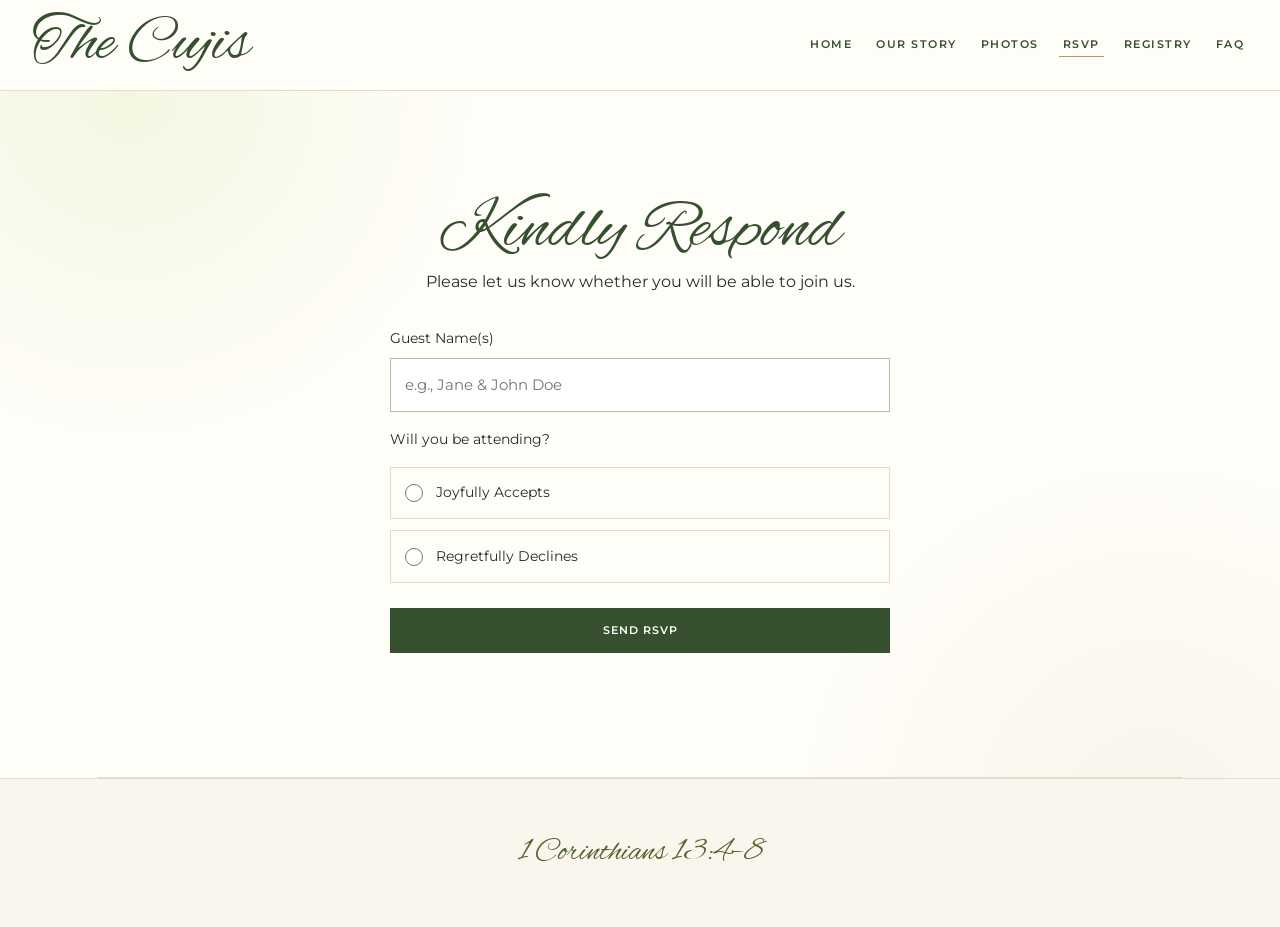
<file: rsvp.html>
<!DOCTYPE html>
<html lang="en">
<head>
<meta charset="UTF-8">
<meta name="viewport" content="width=device-width, initial-scale=1">
<title>RSVP | The Cujis</title>
<link rel="preconnect" href="https://fonts.googleapis.com">
<link rel="preconnect" href="https://fonts.gstatic.com" crossorigin>
<link href="https://fonts.googleapis.com/css2?family=Alex+Brush&family=Cinzel:wght@400;500;600&family=Montserrat:wght@400;500;600&display=swap" rel="stylesheet">
<style>
        /* =========================================
           RESET / DEFAULT DESIGN SETTINGS
           Cinzel + Statement photo sizing
           ========================================= */
        *, *::before, *::after {
            box-sizing: border-box;
        }

        html {
            scroll-behavior: smooth;
            -webkit-text-size-adjust: 100%;
        }

        :root {
            --script-font: "Alex Brush", cursive;
            --serif-font: "Cinzel", serif;
            --body-font: "Montserrat", sans-serif;

            --paper: #fffdf8;
            --warm-white: #faf6ee;
            --cream: #f4eedf;
            --pear-light: #dce7ad;
            --pear: #b9ca77;
            --pear-mid: #a6b965;
            --pear-dark: #53652d;
            --forest: #36502f;
            --ink: #292c24;
            --muted: #6c6e61;
            --muted-ink: #6c6e61;
            --line: #e2dccf;
            --soft-line: #e2dccf;
            --gold: #b99754;
            --gold-dark: #896725;
            --red: #8a4942;

            --shadow: 0 8px 22px rgba(61, 75, 34, 0.08);

            /* Statement sizing is the permanent default. */
            --hero-width: 520px;
            --story-width: 285px;
            --interlude-width: 285px;
            --gallery-gap: 1.1rem;
        }

        body {
            margin: 0;
            color: var(--ink);
            background:
            radial-gradient(circle at 10% 10%, rgba(220, 231, 173, 0.3), transparent 24%),
            radial-gradient(circle at 90% 88%, rgba(185, 151, 84, 0.08), transparent 25%),
            var(--paper);
            font-family: var(--body-font);
            font-size: 1rem;
            line-height: 1.65;
            text-align: center;
            overflow-x: hidden;
        }

        img {
            display: block;
            max-width: 100%;
            height: auto;
        }

        button,
        input,
        textarea {
            font: inherit;
        }

        button {
            -webkit-tap-highlight-color: transparent;
        }

        h1, h2, h3 {
            margin: 0;
            color: var(--forest);
            font-family: var(--script-font);
            font-weight: 400;
            line-height: 1.05;
        }

        h1 {
            font-size: clamp(4rem, 13vw, 6rem);
        }

        h2 {
            font-size: clamp(3rem, 9vw, 4.4rem);
        }

        h3 {
            font-size: clamp(2.1rem, 6vw, 3rem);
        }

        p {
            margin: 0 0 1.2rem;
        }

        .eyebrow {
            margin-bottom: 0.7rem;
            color: var(--pear-dark);
            font-size: 0.64rem;
            font-weight: 600;
            letter-spacing: 2.2px;
            text-transform: uppercase;
        }

        .date-highlight {
            margin-top: 1.4rem;
            color: var(--pear-dark);
            font-size: 0.78rem;
            font-weight: 500;
            letter-spacing: 2.3px;
            text-transform: uppercase;
        }

        .site-shell {
            width: min(100%, 1120px);
            margin: 0 auto;
            padding: 0 1.1rem;
        }

        section {
            padding: 4.8rem 0;
            border-bottom: 1px solid var(--line);
        }

        section.is-empty-section {
            display: none;
        }

        @media (min-width: 768px) {
            section {
                padding: 6.5rem 0;
            }
        }

        /* =========================================
           HEADER / NAVIGATION
           ========================================= */
        header {
            position: sticky;
            top: 0;
            z-index: 20;
            display: flex;
            flex-direction: column;
            align-items: center;
            gap: 0.3rem;
            padding: 0.8rem 1rem;
            background: rgba(255, 253, 248, 0.96);
            border-bottom: 1px solid var(--line);
            backdrop-filter: blur(10px);
            -webkit-backdrop-filter: blur(10px);
        }

        header h1 {
            margin-bottom: 0;
            color: var(--forest);
            font-family: var(--script-font);
            font-size: clamp(2.55rem, 8vw, 4rem);
            line-height: 1;
        }

        @media (min-width: 900px) {
            header {
                flex-direction: row;
                justify-content: space-between;
                padding-right: 2rem;
                padding-left: 2rem;
            }
        }

        nav {
            display: flex;
            justify-content: center;
            flex-wrap: wrap;
            gap: 0.25rem 1rem;
        }

        nav a {
            padding: 0.2rem 0.25rem;
            color: var(--forest);
            font-size: 0.68rem;
            font-weight: 600;
            letter-spacing: 1.5px;
            text-decoration: none;
            text-transform: uppercase;
            transition: color 0.2s ease;
        }

        nav a:hover,
        nav a:focus-visible {
            color: var(--pear-dark);
        }

        nav a[aria-current="page"] {
            padding-bottom: 2px;
            border-bottom: 1px solid var(--gold);
        }

        /* =========================================
           SHARED IMAGE STYLES
           ========================================= */
        .photo-slot.is-empty {
            display: none;
        }

        .photo-figure {
            margin: 0;
        }

        .photo-frame {
            padding: 0.45rem;
            background: #ffffff;
            border: 1px solid var(--line);
            box-shadow: 0 8px 20px rgba(61, 75, 34, 0.07);
        }

        /* Standalone photos preserve natural proportions. */
        .photo-frame img {
            width: 100%;
            height: auto;
        }

        /* =========================================
           HOME
           ========================================= */
        .welcome-layout {
            display: grid;
            justify-items: center;
            gap: 2.25rem;
            max-width: 920px;
            margin: 0 auto;
        }

        .welcome-copy {
            max-width: 560px;
        }

        .welcome-copy h2 {
            margin-bottom: 1rem;
        }

        .home-photo-slot {
            width: min(100%, var(--hero-width));
        }

        /* =========================================
           PHOTO INTERLUDE
           ========================================= */
        .photo-interlude-grid {
            display: grid;
            grid-template-columns: repeat(2, minmax(0, 1fr));
            align-items: start;
            gap: 0.85rem;
            max-width: 620px;
            margin: 0 auto;
        }

        .interlude-photo-slot {
            width: min(100%, var(--interlude-width));
            justify-self: center;
        }

        /* =========================================
           OUR STORY
           ========================================= */
        .story-layout {
            display: grid;
            justify-items: center;
            align-items: center;
            gap: 2.4rem;
            max-width: 900px;
            margin: 0 auto;
        }

        .story-copy {
            max-width: 590px;
        }

        .story-copy h2 {
            margin-bottom: 1rem;
        }

        .story-photo-slot {
            width: min(100%, var(--story-width));
        }

        /* =========================================
           PHOTO PREVIEW CONTROLS
           ========================================= */
        .photo-preview-panel {
            max-width: 760px;
            margin: 0 auto;
            padding: 1.65rem 1rem;
            background: var(--warm-white);
            border: 1px solid var(--line);
        }

        .photo-preview-panel h3 {
            margin-bottom: 0.7rem;
        }

        .photo-preview-panel p {
            max-width: 600px;
            margin-right: auto;
            margin-left: auto;
            color: var(--muted-ink);
            font-family: var(--body-font);
            font-size: 1rem;
        }

        .photo-mix-controls {
            display: flex;
            justify-content: center;
            flex-wrap: wrap;
            gap: 0.6rem;
            margin: 1.1rem 0 0.9rem;
        }

        .photo-mix-btn {
            padding: 0.65rem 0.9rem;
            color: var(--ink);
            background: #ffffff;
            border: 1px solid var(--line);
            border-radius: 2px;
            cursor: pointer;
            font-size: 0.67rem;
            font-weight: 600;
            letter-spacing: 1px;
            text-transform: uppercase;
            transition: background 0.2s ease, color 0.2s ease, border-color 0.2s ease;
        }

        .photo-mix-btn:hover,
        .photo-mix-btn:focus-visible {
            background: var(--cream);
            border-color: var(--forest);
        }

        .photo-mix-btn.active {
            color: #ffffff;
            background: var(--forest);
            border-color: var(--forest);
        }

        .photo-mix-status {
            margin: 0;
            color: var(--muted-ink);
            font-family: var(--body-font);
            font-size: 0.92rem;
        }

        /* =========================================
           PHOTO JOURNEY
           ========================================= */
        .gallery-heading {
            max-width: 610px;
            margin: 0 auto 2.4rem;
        }

        .gallery-heading h2 {
            margin-bottom: 0.8rem;
        }

        .photo-journey-grid {
            display: grid;
            grid-template-columns: repeat(2, minmax(0, 1fr));
            align-items: start;
            gap: var(--gallery-gap);
            max-width: 1000px;
            margin: 0 auto;
        }

        .gallery-photo-slot {
            min-width: 0;
        }

        /*
           Controlled gallery thumbnails:
           object-fit: cover is used only here to keep
           the contact-sheet layout consistent.
        */
        .gallery-photo-slot .photo-frame img {
            width: 100%;
            aspect-ratio: 4 / 5;
            object-fit: cover;
            object-position: center;
        }

        /* =========================================
           FORMS / RSVP / MEMORIES
           ========================================= */
        .submit-memory {
            max-width: 540px;
            margin: 3rem auto 0;
            text-align: left;
        }

        .submit-memory h3 {
            margin-bottom: 1.25rem;
            text-align: center;
        }

        .submit-memory textarea,
        .submit-memory input,
        #rsvp-form input[type="text"] {
            width: 100%;
            padding: 0.85rem 0.9rem;
            margin-bottom: 1rem;
            color: var(--ink);
            background: #ffffff;
            border: 1px solid #bdb6aa;
            border-radius: 0;
            font-family: var(--body-font);
            font-size: 0.92rem;
        }

        .submit-memory textarea {
            min-height: 125px;
            resize: vertical;
        }

        .submit-memory textarea:focus,
        .submit-memory input:focus,
        #rsvp-form input[type="text"]:focus {
            outline: 3px solid var(--gold);
            outline-offset: 3px;
        }

        .sleek-btn {
            width: 100%;
            min-height: 45px;
            padding: 0.65rem 0.9rem;
            color: #ffffff;
            background: var(--forest);
            border: 1px solid var(--forest);
            cursor: pointer;
            font-size: 0.66rem;
            font-weight: 600;
            letter-spacing: 1px;
            text-transform: uppercase;
            transition: color 0.2s ease, background 0.2s ease, transform 0.15s ease;
        }

        .sleek-btn:hover,
        .sleek-btn:focus-visible {
            color: var(--forest);
            background: transparent;
        }

        .sleek-btn:active {
            transform: scale(0.99);
        }

        .sleek-btn:disabled {
            cursor: not-allowed;
            color: var(--muted);
            background: #eeeeea;
            border-color: #d5d2ca;
        }

        .status-msg {
            margin-top: 0.8rem;
            text-align: center;
        }

        .success {
            color: #276f3a;
        }

        .error {
            color: var(--red);
        }

        .memory-wall {
            max-width: 700px;
            margin: 2.5rem auto 0;
            text-align: left;
        }

        .memory-card {
            padding: 1.5rem;
            margin-bottom: 1rem;
            background: #ffffff;
            border: 1px solid var(--line);
            box-shadow: 0 6px 18px rgba(61, 75, 34, 0.05);
        }

        .memory-card p {
            margin: 0;
            font-family: var(--body-font);
            font-size: 1.1rem;
            font-style: italic;
            letter-spacing: 0;
        }

        .memory-author {
            margin-top: 0.85rem;
            color: var(--pear-dark);
            font-size: 0.68rem;
            letter-spacing: 1.5px;
            text-transform: uppercase;
        }

        .section-intro {
            max-width: 610px;
            margin: 0 auto;
        }

        .form-label {
            display: block;
            margin-bottom: 0.5rem;
            font-size: 0.88rem;
        }

        .radio-group {
            display: grid;
            gap: 0.7rem;
            margin: 1rem 0 1.6rem;
        }

        .radio-label {
            display: flex;
            align-items: center;
            gap: 0.8rem;
            padding: 0.85rem 0.9rem;
            cursor: pointer;
            border: 1px solid var(--line);
            font-size: 0.88rem;
            transition: background 0.2s ease, border-color 0.2s ease;
        }

        .radio-label:has(input:checked) {
            background: var(--warm-white);
            border-color: var(--forest);
        }

        .radio-label input[type="radio"] {
            width: 18px;
            height: 18px;
            margin: 0;
            accent-color: var(--forest);
        }

        #rsvp-form {
            max-width: 500px;
            margin: 2rem auto 0;
            text-align: left;
        }

        footer {
            padding: 3rem 1rem;
            color: var(--pear-dark);
            background: var(--warm-white);
            border-top: 1px solid var(--line);
            font-family: var(--script-font);
            font-size: 2rem;
            text-align: center;
        }

        footer p {
            margin: 0;
        }

        /* =========================================
           RESPONSIVE QUIET PORTRAITS
           Phones / narrow screens below 768px
           ========================================= */
        @media (max-width: 767px) {
            .home-photo-slot {
                width: min(100%, 390px);
            }

            .story-photo-slot {
                width: min(100%, 235px);
            }

            .interlude-photo-slot {
                width: min(100%, 175px);
            }

            .photo-frame {
                box-shadow: none;
            }

            .photo-interlude-grid {
                max-width: 390px;
            }

            .photo-journey-grid {
                max-width: 560px;
            }
        }

        /* =========================================
           RESPONSIVE GALLERY NOTES
           Laptops / desktops at 768px and wider
           ========================================= */
        @media (min-width: 768px) {
            .welcome-layout {
                grid-template-columns: minmax(0, 1.1fr) minmax(280px, 0.9fr);
                justify-items: stretch;
                text-align: left;
            }

            .welcome-copy {
                align-self: center;
                justify-self: end;
            }

            .home-photo-slot {
                align-self: center;
                justify-self: start;
            }

            .story-layout {
                grid-template-columns: minmax(230px, 0.8fr) minmax(0, 1.2fr);
                justify-items: stretch;
                text-align: left;
            }

            .story-photo-slot {
                align-self: center;
                justify-self: end;
            }

            .story-copy {
                align-self: center;
                justify-self: start;
            }

            .photo-interlude-grid {
                max-width: 700px;
                gap: 1.2rem;
            }

            .photo-journey-grid {
                grid-template-columns: repeat(3, minmax(0, 1fr));
                gap: 1.2rem;
            }
        }

        @media (min-width: 1100px) {
            .photo-journey-grid {
                grid-template-columns: repeat(4, minmax(0, 1fr));
            }
        }
    
        .gallery-link { display:inline-block; width:auto; min-width:210px; margin-top:1.5rem; text-decoration:none; text-align:center; }
        .gallery-link:focus-visible { outline: 3px solid var(--gold); outline-offset:3px; }
        .gallery-page-heading { padding-top:3rem; }
        .gallery-page-heading p { max-width:580px; margin:1rem auto 0; }

.page-intro{padding:5rem 0 2rem;border:0}.page-intro h2{margin-bottom:1rem}.page-intro p{max-width:620px;margin:0 auto;color:var(--muted-ink);font-family: var(--body-font);font-size:1.05rem}.registry-panel{max-width:640px;margin:0 auto 5rem;padding:3rem 1.5rem;background:var(--warm-white);border:1px solid var(--line)}.registry-panel h3{margin-bottom:.8rem}.registry-panel p{font-family: var(--body-font);color:var(--muted-ink);margin:0}.all-memories{margin:0 auto 5rem}.all-memories .memory-card{margin-bottom:1.2rem}@media(max-width:767px){.page-intro{padding:3.5rem 0 2rem}.registry-panel{padding:2.2rem 1.2rem}}</style>
</head>
<body>
<header><h1>The Cujis</h1><nav aria-label="Primary navigation"><a href="index.html#home">Home</a><a href="index.html#our-story">Our Story</a><a href="photos.html">Photos</a><a href="rsvp.html" aria-current="page">RSVP</a><a href="registry.html">Registry</a><a href="faq.html">FAQ</a></nav></header>
<main class="site-shell">
<section id="rsvp">
<div class="section-intro">
<h2>Kindly Respond</h2>
<p>Please let us know whether you will be able to join us.</p>
</div>
<form id="rsvp-form">
<label class="form-label" for="guest-name">Guest Name(s)</label>
<input id="guest-name" placeholder="e.g., Jane &amp; John Doe" required="" type="text"/>
<span class="form-label">Will you be attending?</span>
<div class="radio-group">
<label class="radio-label">
<input name="attending" required="" type="radio" value="yes"/>
<span>Joyfully Accepts</span>
</label>
<label class="radio-label">
<input name="attending" required="" type="radio" value="no"/>
<span>Regretfully Declines</span>
</label>
</div>
<button class="sleek-btn" type="submit">Send RSVP</button>
<p class="status-msg" id="rsvp-status" aria-live="polite"></p>
</form>
</section>
</main>
<footer><p>1 Corinthians 13:4–8</p></footer>
<script>


        /* =========================================
           RSVP FORM
           Submits to the "Wedding RSVP Receiver" Apps Script
           web app, which appends Name + Attendance to the
           "Wedding RSVP's" sheet in thecujis@gmail.com.
           ========================================= */
        const RSVP_SCRIPT_URL = "https://script.google.com/macros/s/AKfycbyzfSpBEzIXIgnRfUkOOHns8hl-JoARYXxURJ5YLw2mgH9QfJhj_WgZQVGq-NNCuqJuSA/exec";

        document.getElementById("rsvp-form").addEventListener("submit", async function(event) {
            event.preventDefault();

            const name = document.getElementById("guest-name").value.trim();
            const attending = document.querySelector('input[name="attending"]:checked');
            const button = this.querySelector('button[type="submit"]');
            const statusElement = document.getElementById("rsvp-status");

            if (!name || !attending) {
                return;
            }

            button.disabled = true;
            button.textContent = "Sending...";
            statusElement.textContent = "";
            statusElement.className = "status-msg";

            try {
                const response = await fetch(RSVP_SCRIPT_URL, {
                    method: "POST",
                    headers: {
                        "Content-Type": "text/plain;charset=utf-8"
                    },
                    body: JSON.stringify({
                        name: name,
                        attending: attending.value
                    })
                });

                let result = null;
                try {
                    result = await response.json();
                } catch (parseError) {
                    /* A 200 with an unparseable body still means the
                       script ran; treat it as sent. */
                }

                if (!response.ok || (result && result.status !== "ok")) {
                    throw new Error(
                        (result && result.message) || "RSVP was not saved."
                    );
                }

                statusElement.className = "status-msg success";
                statusElement.textContent =
                    "Thank you! Your RSVP has been received.";
                this.reset();
            } catch (error) {
                console.error(error);
                statusElement.className = "status-msg error";
                statusElement.textContent =
                    "Sorry, your RSVP could not be sent. Please try again.";
            } finally {
                button.disabled = false;
                button.textContent = "Send RSVP";
            }
        });
</script>
</body>
</html>
</file>
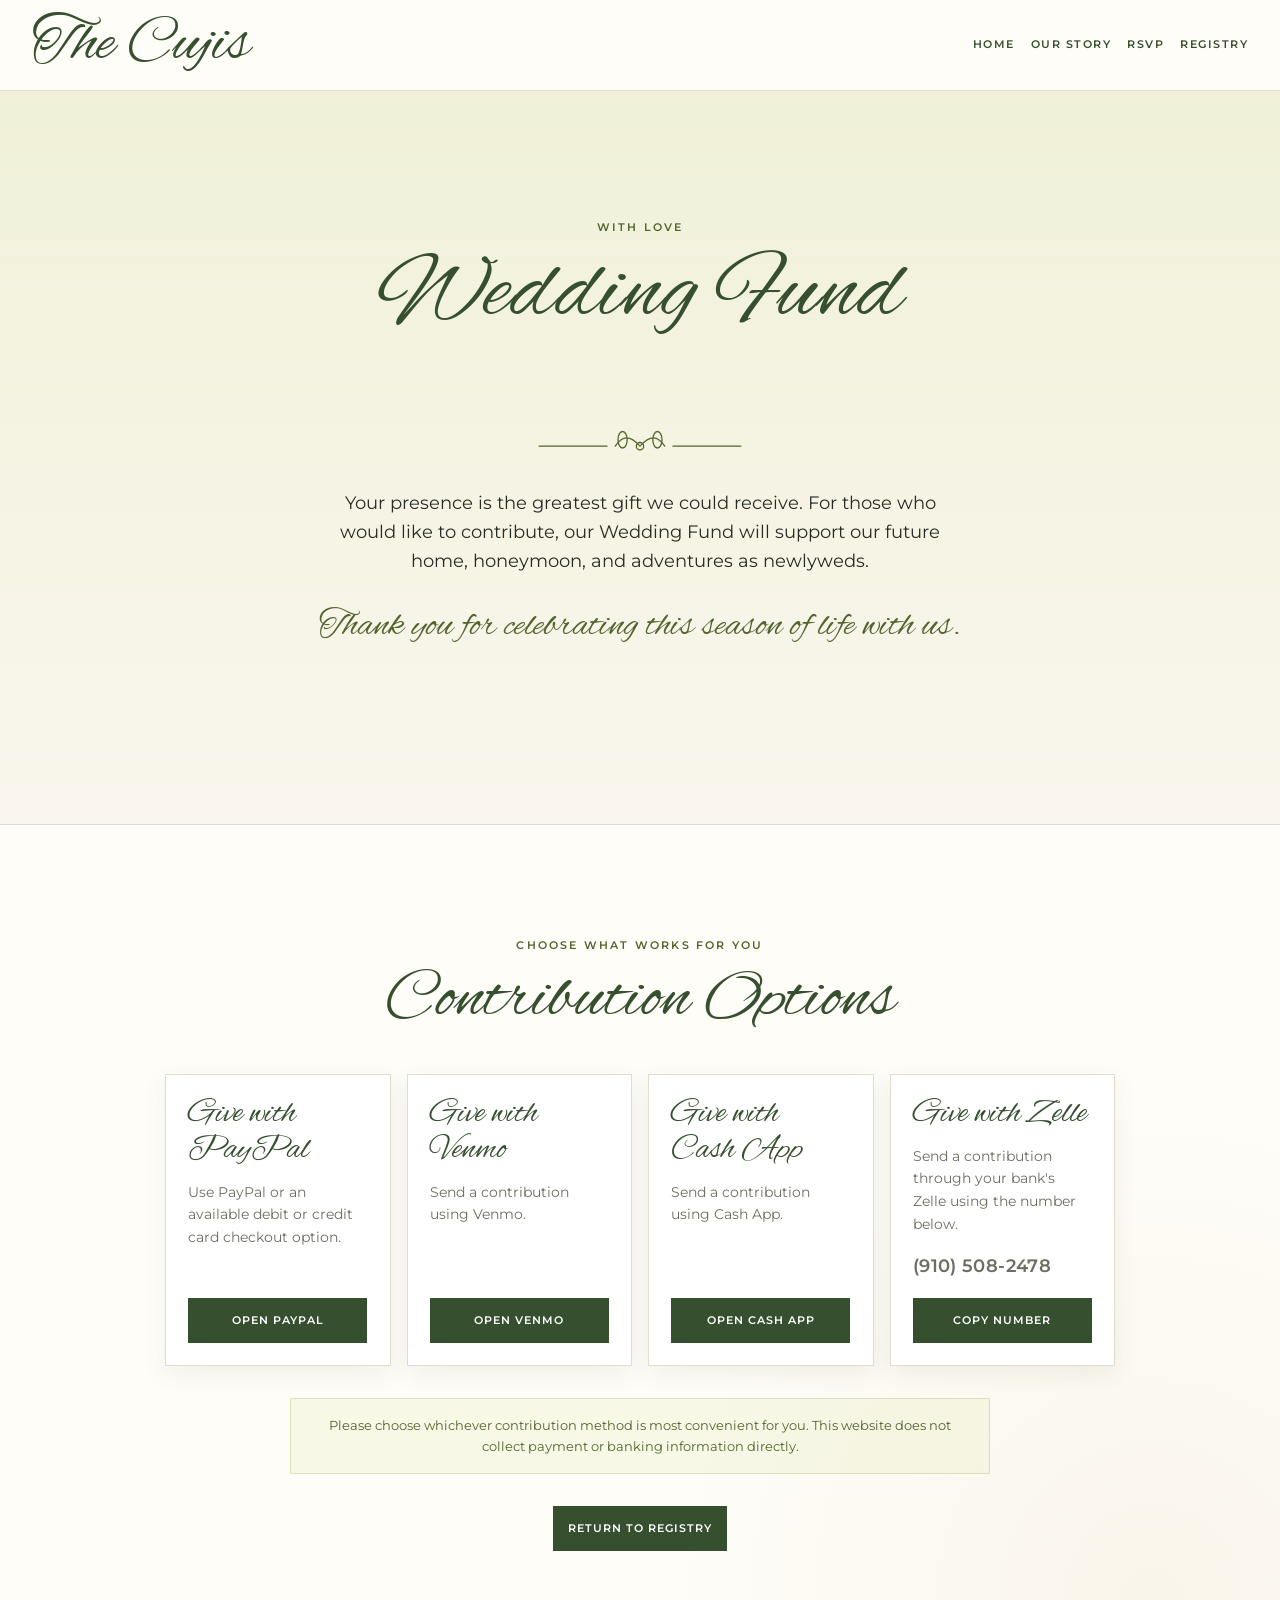
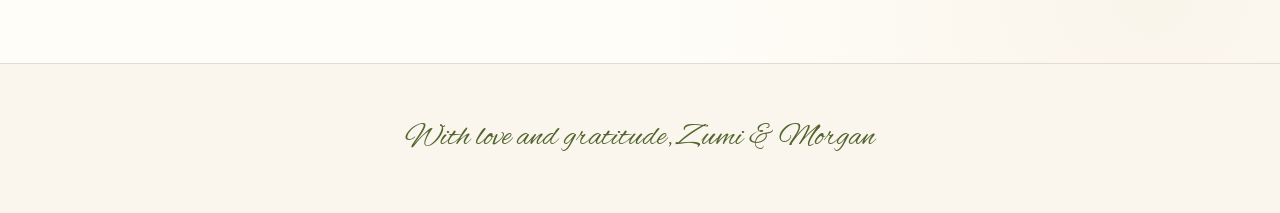
<file: wedding-fund.html>
<!DOCTYPE html>
<html lang="en">
<head>
    <meta charset="UTF-8">
    <meta name="viewport" content="width=device-width, initial-scale=1.0">
    <title>The Cujis | Wedding Fund</title>

    <meta name="description" content="Wedding Fund for Zumi Cuji and Morgan Fields.">

    <link rel="preconnect" href="https://fonts.googleapis.com">
    <link rel="preconnect" href="https://fonts.gstatic.com" crossorigin>
    <link href="https://fonts.googleapis.com/css2?family=Alex+Brush&family=Cinzel:wght@400;500;600&family=Montserrat:wght@400;500;600&display=swap" rel="stylesheet">

    <link rel="stylesheet" href="registry.css?v=5">
    <script src="wedding-fund.js?v=5" defer></script>
</head>

<body>
    <a class="skip-link" href="#wedding-fund-content">Skip to payment options</a>

    <header class="site-header">
        <a class="site-title" href="index.html" aria-label="Return to The Cujis wedding website">
            The Cujis
        </a>

        <nav class="site-nav" aria-label="Wedding website navigation">
            <a href="index.html#home">Home</a>
            <a href="index.html#our-story">Our Story</a>
            <a href="index.html#rsvp">RSVP</a>
            <a href="registry.html">Registry</a>
        </nav>
    </header>

    <main id="wedding-fund-content">
        <section class="fund-page-hero">
            <div class="hero-inner">
                <p class="eyebrow">With Love</p>
                <h1>Wedding Fund</h1>

                <div class="botanical-divider" aria-hidden="true">
                    <svg viewBox="0 0 240 42">
                        <path d="M10 22H84M156 22H230"></path>
                        <path d="M93 22C101 10 109 10 120 22C131 10 139 10 147 22"></path>
                        <ellipse cx="101" cy="15" rx="5" ry="9"></ellipse>
                        <ellipse cx="139" cy="15" rx="5" ry="9"></ellipse>
                        <circle cx="120" cy="22" r="4"></circle>
                    </svg>
                </div>

                <p class="hero-copy">
                    Your presence is the greatest gift we could receive. For those who would like to contribute,
                    our Wedding Fund will support our future home, honeymoon, and adventures as newlyweds.
                </p>

                <p class="hero-note">Thank you for celebrating this season of life with us.</p>
            </div>
        </section>

        <section class="fund-page-section">
            <div class="fund-page-content">
                <div class="section-heading">
                    <p class="eyebrow">Choose What Works for You</p>
                    <h2>Contribution Options</h2>
                </div>

                <div class="payment-grid" id="payment-grid"></div>

                <p class="payment-note">
                    Please choose whichever contribution method is most convenient for you.
                    This website does not collect payment or banking information directly.
                </p>

                <div class="back-link-wrap">
                    <a class="back-link" href="registry.html">
                        Return to Registry
                    </a>
                </div>
            </div>
        </section>
    </main>

    <footer class="site-footer">
        <p>With love and gratitude, Zumi &amp; Morgan</p>
    </footer>
</body>
</html>
</file>
<file: invite.css>
:root {
    --pear-light: #dce7ad;
    --pear: #b9ca77;
    --pear-mid: #a6b965;
    --pear-deep: #71843f;
    --pear-dark: #53652d;
    --cream: #fffdf4;
    --gold: #b99754;
    --gold-deep: #8a6a28;
    --ink: #36502f;

    --font: "Montserrat", system-ui, -apple-system, "Segoe UI", Roboto, Arial, sans-serif;
    --script-font: "Alex Brush", cursive;

    --app-h: 100vh;

    --safe-t: env(safe-area-inset-top, 0px);
    --safe-r: env(safe-area-inset-right, 0px);
    --safe-b: env(safe-area-inset-bottom, 0px);
    --safe-l: env(safe-area-inset-left, 0px);

    --gutter: clamp(16px, 5vw, 56px);
    --dock-h: calc(104px + var(--safe-b));
    --card-pad: 20px;
}

@supports (height: 100dvh) {
    :root {
        --app-h: 100dvh;
    }
}

*,
*::before,
*::after {
    box-sizing: border-box;
}

html,
body {
    height: 100%;
}

body {
    margin: 0;
    overflow: hidden;
    overscroll-behavior: none;
    color: var(--ink);
    font-family: var(--font);
    -webkit-text-size-adjust: 100%;
    text-size-adjust: 100%;
    background:
        radial-gradient(circle at 12% 10%, rgba(220, 231, 173, 0.76), transparent 30%),
        radial-gradient(circle at 88% 90%, rgba(185, 151, 84, 0.12), transparent 28%),
        #f1f4e7;
}

button,
a {
    -webkit-tap-highlight-color: transparent;
}

:focus-visible {
    outline: 3px solid var(--gold-deep);
    outline-offset: 3px;
}

.sr-only {
    position: absolute;
    width: 1px;
    height: 1px;
    margin: -1px;
    padding: 0;
    overflow: hidden;
    clip: rect(0 0 0 0);
    white-space: nowrap;
    border: 0;
}

.skip-link {
    position: fixed;
    top: 8px;
    left: 8px;
    z-index: 300;
    padding: 12px 16px;
    color: var(--cream);
    background: var(--ink);
    transform: translateY(-200%);
}

.skip-link:focus {
    transform: none;
}

.card-img {
    display: block;
    width: min(calc(100vw - (var(--gutter) * 2)), 960px);
    height: calc(var(--app-h) - var(--dock-h) - var(--safe-t) - (var(--card-pad) * 2));
    object-fit: contain;
    -webkit-user-drag: none;
    user-select: none;
    -webkit-user-select: none;
}

/* =========================================================
   ENVELOPE
   ========================================================= */
.envelope {
    display: none;
    position: fixed;
    inset: 0;
    z-index: 100;
    overflow: hidden;
    background: var(--pear-deep);
    touch-action: manipulation;
    isolation: isolate;
    -webkit-perspective: 1800px;
    perspective: 1800px;
}

.js .envelope {
    display: block;
}

.js-failed .envelope,
.envelope[hidden] {
    display: none !important;
}

.envelope__scene {
    position: absolute;
    inset: 0;
    pointer-events: none;
    -webkit-transform-style: preserve-3d;
    transform-style: preserve-3d;
    -webkit-transform-origin: center center;
    transform-origin: center center;
    will-change: transform;
}

.envelope__front-face,
.envelope__inside-face {
    position: absolute;
    inset: 0;
    overflow: hidden;
    -webkit-backface-visibility: hidden;
    backface-visibility: hidden;
}

.envelope__front-face {
    display: flex;
    flex-direction: column;
    align-items: center;
    justify-content: center;
    background: var(--pear);
    box-shadow: inset 0 0 0 1px rgba(255, 255, 255, 0.16);
}

.envelope__inside-face {
    -webkit-transform: rotateY(180deg);
    transform: rotateY(180deg);
}

.envelope__front-recipient {
    max-width: min(84vw, 680px);
    margin: 0;
    padding: 0 24px;
    color: #ffffff;
    font-family: var(--script-font);
    font-size: clamp(3.4rem, 14vw, 8rem);
    font-weight: 400;
    line-height: 1;
    text-align: center;
    text-shadow: 0 2px 8px rgba(54, 72, 25, 0.25);
}

.envelope__front-instruction {
    margin: 0.65rem 0 0;
    color: rgba(255, 255, 255, 0.9);
    font-family: "Cinzel", Georgia, serif;
    font-size: clamp(0.42rem, 1.25vw, 0.58rem);
    font-weight: 500;
    letter-spacing: 2px;
    line-height: 1.3;
    text-align: center;
    text-shadow: 0 1px 3px rgba(54, 72, 25, 0.18);
    text-transform: uppercase;
}

.envelope__back,
.envelope__liner {
    position: absolute;
    inset: 0;
    pointer-events: none;
}

.envelope__back {
    z-index: 1;
    background: var(--pear-deep);
}

.envelope__liner {
    z-index: 2;
    opacity: 0;
    background:
        radial-gradient(ellipse at 50% 46%, transparent 42%, rgba(83, 101, 45, 0.16) 100%),
        radial-gradient(circle at 18% 25%, rgba(83, 101, 45, 0.1) 0 5px, transparent 6px),
        radial-gradient(circle at 72% 58%, rgba(83, 101, 45, 0.1) 0 6px, transparent 7px),
        var(--cream);
}

.envelope__card {
    position: absolute;
    top: calc((var(--app-h) - var(--dock-h) + var(--safe-t)) / 2);
    left: 50%;
    z-index: 3;
    pointer-events: none;
    transform: translate(-50%, -50%);
}

.envelope__card-inner {
    transform: translateY(34%) scale(0.8);
    will-change: transform;
}

.fold {
    position: absolute;
    z-index: 4;
    pointer-events: none;
    -webkit-perspective: 1400px;
    perspective: 1400px;
}

.fold__hinge {
    position: absolute;
    inset: 0;
    -webkit-transform-style: preserve-3d;
    transform-style: preserve-3d;
    will-change: transform;
}

.fold__face {
    position: absolute;
    inset: 0;
    -webkit-backface-visibility: hidden;
    backface-visibility: hidden;
}

.fold__face svg {
    display: block;
    width: 100%;
    height: 100%;
}

.fold--left {
    top: 0;
    left: 0;
    width: 53%;
    height: 100%;
    -webkit-perspective-origin: 92% 50%;
    perspective-origin: 92% 50%;
}

.fold--left .fold__hinge {
    -webkit-transform-origin: 0 50%;
    transform-origin: 0 50%;
}

.fold--right {
    top: 0;
    right: 0;
    width: 53%;
    height: 100%;
    -webkit-perspective-origin: 8% 50%;
    perspective-origin: 8% 50%;
}

.fold--right .fold__hinge {
    -webkit-transform-origin: 100% 50%;
    transform-origin: 100% 50%;
}

.fold--left .fold__face--in,
.fold--right .fold__face--in {
    -webkit-transform: rotateY(180deg);
    transform: rotateY(180deg);
}

.fold--bottom {
    z-index: 5;
    right: 0;
    bottom: 0;
    left: 0;
    height: 54%;
    -webkit-perspective-origin: 50% 7%;
    perspective-origin: 50% 7%;
}

.fold--bottom .fold__hinge {
    -webkit-transform-origin: 50% 100%;
    transform-origin: 50% 100%;
}

.fold--bottom .fold__face--in {
    -webkit-transform: rotateX(180deg);
    transform: rotateX(180deg);
}

.crease-shadow,
.crease-light {
    fill: none;
    vector-effect: non-scaling-stroke;
    stroke-linejoin: round;
}

.crease-shadow {
    stroke: rgba(54, 80, 47, 0.2);
    stroke-width: 3;
}

.crease-light {
    stroke: rgba(255, 255, 255, 0.4);
    stroke-width: 1;
}

.envelope__flap-wrap {
    position: absolute;
    top: 0;
    right: 0;
    left: 0;
    z-index: 6;
    height: 56%;
    pointer-events: none;
    -webkit-perspective: 1400px;
    perspective: 1400px;
    -webkit-perspective-origin: 50% 89%;
    perspective-origin: 50% 89%;
}

.envelope__flap {
    position: absolute;
    inset: 0;
    -webkit-transform-origin: 50% 0;
    transform-origin: 50% 0;
    -webkit-transform-style: preserve-3d;
    transform-style: preserve-3d;
    will-change: transform;
}

.envelope__flap-face {
    position: absolute;
    inset: 0;
    -webkit-backface-visibility: hidden;
    backface-visibility: hidden;
}

.envelope__flap-face svg {
    display: block;
    width: 100%;
    height: 100%;
}

.envelope__flap-face--in {
    -webkit-transform: rotateX(180deg);
    transform: rotateX(180deg);
}

.envelope__note {
    position: absolute;
    bottom: calc(var(--safe-b) + 40px);
    left: 50%;
    z-index: 9;
    margin: 0;
    padding: 9px 16px;
    color: var(--cream);
    background: rgba(54, 80, 47, 0.9);
    border-radius: 999px;
    font: 600 0.68rem/1.2 var(--font);
    letter-spacing: 2px;
    text-transform: uppercase;
    white-space: nowrap;
    transform: translateX(-50%);
    pointer-events: none;
}

.envelope__open-target {
    position: absolute;
    inset: 0;
    z-index: 50;
    padding: 0;
    background: transparent;
    border: 0;
    cursor: pointer;
    touch-action: manipulation;
}

.envelope__open-target:focus-visible {
    outline: 4px solid var(--gold);
    outline-offset: -10px;
}

/* =========================================================
   INVITATION SUITE
   ========================================================= */
.suite {
    position: relative;
    display: flex;
    flex-direction: column;
    height: var(--app-h);
}

.carousel {
    position: relative;
    flex: 1 1 auto;
    min-height: 0;
    display: flex;
    flex-direction: column;
}

.track {
    flex: 1 1 auto;
    min-height: 0;
    display: flex;
    overflow-x: auto;
    overflow-y: hidden;
    scroll-snap-type: x mandatory;
    -webkit-overflow-scrolling: touch;
    overscroll-behavior-x: contain;
    scrollbar-width: none;
    cursor: pointer;
    touch-action: pan-x;
}

.track::-webkit-scrollbar {
    display: none;
}

.track.is-dragging {
    scroll-snap-type: none;
    cursor: grabbing;
}

.track:focus-visible {
    outline-offset: -6px;
}

.slide {
    flex: 0 0 100%;
    display: grid;
    place-items: center;
    margin: 0;
    padding: calc(var(--safe-t) + var(--card-pad)) var(--gutter) var(--card-pad);
    scroll-snap-align: center;
    scroll-snap-stop: always;
}

/* =========================================================
   BOTTOM DOCK
   ========================================================= */
.dock {
    flex: 0 0 var(--dock-h);
    display: flex;
    flex-direction: column;
    align-items: center;
    justify-content: flex-start;
    gap: 14px;
    padding:
        6px
        max(var(--gutter), var(--safe-r))
        calc(var(--safe-b) + 14px)
        max(var(--gutter), var(--safe-l));
}

.indicator {
    display: flex;
    gap: 10px;
    height: 10px;
}

.indicator span {
    width: 8px;
    height: 8px;
    background: rgba(83, 101, 45, 0.35);
    border-radius: 50%;
    transition: transform 0.2s ease, background 0.2s ease;
}

.indicator .is-current {
    background: var(--pear-dark);
    transform: scale(1.35);
}

.btn {
    display: inline-flex;
    align-items: center;
    justify-content: center;
    min-height: 50px;
    padding: 13px 19px;
    color: var(--ink);
    background: rgba(185, 202, 119, 0.72);
    border: 1px solid rgba(83, 101, 45, 0.58);
    box-shadow: 0 4px 12px rgba(83, 101, 45, 0.1);
    font: 600 0.65rem/1.3 var(--font);
    letter-spacing: 1.2px;
    text-align: center;
    text-decoration: none;
    text-transform: uppercase;
    touch-action: manipulation;
}

.btn:hover,
.btn:focus-visible {
    color: var(--cream);
    background: rgba(83, 101, 45, 0.88);
}

@media (max-height: 520px) and (orientation: landscape) {
    :root {
        --dock-h: calc(68px + var(--safe-b));
        --card-pad: 12px;
    }

    .dock {
        flex-direction: row;
        align-items: center;
        justify-content: center;
        gap: 18px;
        padding-top: 6px;
    }
}

html:not(.js) [data-needs-js] {
    display: none;
}
</file>
<file: registry.css>
:root {
    --script-font: "Alex Brush", cursive;
    --serif-font: "Cinzel", serif;
    --body-font: "Montserrat", sans-serif;

    --paper: #fffdf8;
    --warm-white: #faf6ee;
    --cream: #f4eedf;
    --pear-light: #dce7ad;
    --pear: #b9ca77;
    --pear-mid: #a6b965;
    --pear-dark: #53652d;
    --forest: #36502f;
    --ink: #292c24;
    --muted: #6c6e61;
    --line: #e2dccf;
    --gold: #b99754;
    --gold-dark: #896725;
    --red: #8a4942;

    --shadow: 0 8px 22px rgba(61, 75, 34, 0.08);
}

*,
*::before,
*::after {
    box-sizing: border-box;
}

html {
    scroll-behavior: smooth;
}

body {
    margin: 0;
    overflow-x: hidden;
    color: var(--ink);
    background:
        radial-gradient(circle at 10% 10%, rgba(220, 231, 173, 0.3), transparent 24%),
        radial-gradient(circle at 90% 88%, rgba(185, 151, 84, 0.08), transparent 25%),
        var(--paper);
    font-family: var(--body-font);
    line-height: 1.65;
}

button,
input,
a {
    font: inherit;
    -webkit-tap-highlight-color: transparent;
}

button {
    cursor: pointer;
}

img {
    display: block;
    max-width: 100%;
}

a {
    color: inherit;
}

:focus-visible {
    outline: 3px solid var(--gold);
    outline-offset: 3px;
}

.sr-only {
    position: absolute;
    width: 1px;
    height: 1px;
    margin: -1px;
    padding: 0;
    overflow: hidden;
    clip: rect(0 0 0 0);
    white-space: nowrap;
    border: 0;
}

.skip-link {
    position: fixed;
    top: 10px;
    left: 10px;
    z-index: 100;
    padding: 10px 14px;
    color: #ffffff;
    background: var(--forest);
    text-decoration: none;
    transform: translateY(-180%);
    transition: transform 0.2s ease;
}

.skip-link:focus {
    transform: translateY(0);
}

/* =========================================================
   HEADER
   ========================================================= */

.site-header {
    position: sticky;
    top: 0;
    z-index: 20;
    display: flex;
    flex-direction: column;
    align-items: center;
    gap: 0.3rem;
    padding: 0.8rem 1rem;
    background: rgba(255, 253, 248, 0.96);
    border-bottom: 1px solid var(--line);
    backdrop-filter: blur(10px);
    -webkit-backdrop-filter: blur(10px);
}

.site-title {
    color: var(--forest);
    font-family: var(--script-font);
    font-size: clamp(2.55rem, 8vw, 4rem);
    line-height: 1;
    text-decoration: none;
}

.site-nav {
    display: flex;
    flex-wrap: wrap;
    justify-content: center;
    gap: 0.35rem 1rem;
}

.site-nav a {
    color: var(--forest);
    font-size: 0.68rem;
    font-weight: 600;
    letter-spacing: 1.5px;
    text-decoration: none;
    text-transform: uppercase;
}

.site-nav a[aria-current="page"] {
    padding-bottom: 2px;
    border-bottom: 1px solid var(--gold);
}

/* =========================================================
   SHARED SECTIONS
   ========================================================= */

.registry-section,
.fund-page-section {
    width: min(100% - 2rem, 1200px);
    margin: 0 auto;
    padding: clamp(4.5rem, 9vw, 7rem) 0;
}

.section-heading {
    max-width: 720px;
    margin: 0 auto 2.2rem;
    text-align: center;
}

.eyebrow {
    margin: 0 0 0.55rem;
    color: var(--pear-dark);
    font-size: 0.68rem;
    font-weight: 600;
    letter-spacing: 2.2px;
    text-transform: uppercase;
}

h1,
h2,
h3,
h4,
p {
    margin-top: 0;
}

h1,
h2,
h3 {
    color: var(--forest);
    font-family: var(--script-font);
    font-weight: 400;
    line-height: 1.05;
}

h1 {
    font-size: clamp(4rem, 13vw, 6rem);
}

h2 {
    margin-bottom: 0.9rem;
    font-size: clamp(3rem, 9vw, 4.4rem);
}

h3 {
    font-size: clamp(2.1rem, 6vw, 3rem);
}

.section-heading > p:not(.eyebrow) {
    margin-right: auto;
    margin-left: auto;
    color: var(--muted);
    font-size: 0.95rem;
}

/* =========================================================
   HERO
   ========================================================= */

.registry-hero,
.fund-page-hero {
    padding: clamp(4.5rem, 10vw, 8rem) 1rem;
    text-align: center;
    background:
        linear-gradient(180deg, rgba(220, 231, 173, 0.34), transparent),
        var(--warm-white);
    border-bottom: 1px solid var(--line);
}

.hero-inner {
    max-width: 730px;
    margin: 0 auto;
}

.botanical-divider {
    width: min(220px, 60vw);
    margin: 1.2rem auto 1.5rem;
    color: var(--pear-dark);
}

.botanical-divider svg {
    display: block;
    width: 100%;
    height: auto;
}

.botanical-divider path,
.botanical-divider ellipse,
.botanical-divider circle {
    fill: none;
    stroke: currentColor;
    stroke-linecap: round;
    stroke-linejoin: round;
    stroke-width: 1.4;
}

.hero-copy {
    max-width: 650px;
    margin: 0 auto 1.2rem;
    color: var(--ink);
    font-size: clamp(1rem, 3vw, 1.1rem);
}

.hero-note {
    color: var(--pear-dark);
    font-family: var(--script-font);
    font-size: clamp(1.8rem, 5vw, 2.4rem);
}

.shipping-address {
    max-width: 420px;
    margin: 1.8rem auto 0;
    padding: 0.9rem 1.2rem;
    border: 1px solid var(--gold);
    border-radius: 10px;
    background: var(--cream);
    color: var(--ink);
    font-size: 0.95rem;
    line-height: 1.6;
}

.shipping-label {
    display: block;
    color: var(--pear-dark);
    font-family: var(--serif-font);
    font-size: 0.75rem;
    font-weight: 600;
    letter-spacing: 0.14em;
    text-transform: uppercase;
}

.shipping-street {
    font-weight: 600;
}

.amazon-registry {
    margin: 1.2rem auto 0;
}

.amazon-registry-link {
    display: inline-block;
    padding: 0.7rem 1.4rem;
    border-radius: 999px;
    background: var(--forest);
    color: var(--paper);
    font-family: var(--serif-font);
    font-size: 0.85rem;
    font-weight: 600;
    letter-spacing: 0.08em;
    text-decoration: none;
    text-transform: uppercase;
}

.amazon-registry-link:hover,
.amazon-registry-link:focus-visible {
    background: var(--pear-dark);
}

/* =========================================================
   SEARCH / FILTERS
   ========================================================= */

.gifts-section {
    padding-bottom: clamp(4rem, 8vw, 6rem);
}

.availability-note {
    max-width: 570px;
    padding: 0.8rem 1rem;
    color: var(--pear-dark) !important;
    background: rgba(220, 231, 173, 0.28);
    border: 1px solid rgba(166, 185, 101, 0.35);
    font-size: 0.8rem !important;
}

.registry-tools {
    max-width: 1050px;
    margin: 0 auto 1.8rem;
}

.search-row {
    display: grid;
    grid-template-columns: 1fr auto;
    gap: 0.55rem;
    max-width: 620px;
    margin: 0 auto 1.45rem;
}

.search-row input {
    min-width: 0;
    min-height: 47px;
    padding: 0.8rem 0.9rem;
    color: var(--ink);
    background: #ffffff;
    border: 1px solid #bdb6aa;
    border-radius: 0;
    font-size: 0.88rem;
}

.clear-search-btn {
    min-height: 47px;
    padding: 0.7rem 0.85rem;
    color: var(--forest);
    background: var(--warm-white);
    border: 1px solid var(--pear-dark);
    font-size: 0.66rem;
    font-weight: 600;
    letter-spacing: 1px;
    text-transform: uppercase;
}

.filter-wrap {
    text-align: center;
}

.filter-label {
    margin-bottom: 0.7rem;
    color: var(--muted);
    font-size: 0.75rem;
}

.category-filters {
    display: flex;
    justify-content: center;
    flex-wrap: wrap;
    gap: 0.5rem;
}

.filter-btn {
    min-height: 40px;
    padding: 0.55rem 0.8rem;
    color: var(--pear-dark);
    background: #ffffff;
    border: 1px solid var(--line);
    border-radius: 999px;
    font-size: 0.65rem;
    font-weight: 600;
    letter-spacing: 0.7px;
    text-transform: uppercase;
    transition: color 0.2s ease, background 0.2s ease;
}

.filter-btn.is-active {
    color: #ffffff;
    background: var(--pear-dark);
    border-color: var(--pear-dark);
}

.results-status {
    min-height: 1.6em;
    margin: 0 auto 1.35rem;
    color: var(--muted);
    font-size: 0.78rem;
    text-align: center;
}

/* =========================================================
   GIFT GRID
   ========================================================= */

.gift-grid {
    display: grid;
    grid-template-columns: 1fr;
    gap: 1rem;
}

.gift-card {
    display: flex;
    flex-direction: column;
    overflow: hidden;
    background: #ffffff;
    border: 1px solid var(--line);
    box-shadow: 0 6px 18px rgba(61, 75, 34, 0.05);
}

.gift-card.is-wedding-fund {
    border: 1px solid rgba(166, 185, 101, 0.7);
    box-shadow: 0 10px 26px rgba(83, 101, 45, 0.12);
}

.gift-image-wrap {
    position: relative;
    display: grid;
    min-height: 230px;
    place-items: center;
    overflow: hidden;
    background: var(--warm-white);
    border-bottom: 1px solid var(--line);
}

.gift-image {
    width: 100%;
    height: 100%;
    max-height: 300px;
    object-fit: contain;
    background: var(--warm-white);
}

.gift-image-fallback {
    display: none;
    width: 100%;
    min-height: 230px;
    place-items: center;
    color: var(--pear-dark);
    background:
        radial-gradient(circle at 25% 25%, rgba(220, 231, 173, 0.85), transparent 32%),
        var(--cream);
    font-family: var(--serif-font);
    font-size: 2.5rem;
    letter-spacing: 2px;
}

.gift-image-wrap.is-fallback .gift-image {
    display: none;
}

.gift-image-wrap.is-fallback .gift-image-fallback {
    display: grid;
}

.favorite-btn {
    position: absolute;
    top: 0.7rem;
    right: 0.7rem;
    z-index: 2;
    display: grid;
    width: 40px;
    height: 40px;
    place-items: center;
    color: var(--forest);
    background: rgba(255, 253, 248, 0.92);
    border: 1px solid rgba(83, 101, 45, 0.28);
    border-radius: 50%;
    font-size: 1.25rem;
    line-height: 1;
}

.favorite-btn.is-favorite {
    color: var(--red);
    background: #fff8f6;
    border-color: rgba(138, 73, 66, 0.45);
}

.gift-content {
    display: flex;
    flex: 1;
    flex-direction: column;
    padding: 1.15rem;
}

.gift-topline {
    display: flex;
    align-items: flex-start;
    justify-content: space-between;
    gap: 0.6rem;
    margin-bottom: 0.55rem;
}

.category-label,
.status-badge,
.featured-badge {
    display: inline-block;
    font-size: 0.61rem;
    font-weight: 600;
    letter-spacing: 1px;
    text-transform: uppercase;
}

.category-label {
    color: var(--pear-dark);
}

.status-badge {
    padding: 0.26rem 0.4rem;
    color: var(--forest);
    background: rgba(220, 231, 173, 0.42);
    border: 1px solid rgba(166, 185, 101, 0.32);
    white-space: nowrap;
}

.status-badge.is-purchased {
    color: var(--muted);
    background: #f1efea;
    border-color: #dcd8d1;
}

.featured-badge {
    margin-bottom: 0.45rem;
    color: var(--gold-dark);
}

.gift-card h3 {
    margin-bottom: 0.55rem;
    color: var(--forest);
    font-family: var(--serif-font);
    font-size: 1rem;
    font-weight: 600;
    line-height: 1.45;
}

.gift-description {
    margin-bottom: 1rem;
    color: var(--muted);
    font-size: 0.82rem;
}

.gift-meta {
    display: flex;
    justify-content: space-between;
    gap: 0.7rem;
    margin-top: auto;
    margin-bottom: 0.45rem;
    color: var(--pear-dark);
    font-size: 0.72rem;
    font-weight: 600;
}

.quantity-note {
    margin-bottom: 1rem;
    color: var(--muted);
    font-size: 0.7rem;
}

.gift-link,
.fund-payment-link,
.referral-link,
.back-link {
    display: inline-flex;
    align-items: center;
    justify-content: center;
    min-height: 45px;
    padding: 0.65rem 0.9rem;
    color: #ffffff;
    background: var(--forest);
    border: 1px solid var(--forest);
    font-size: 0.66rem;
    font-weight: 600;
    letter-spacing: 1px;
    text-align: center;
    text-decoration: none;
    text-transform: uppercase;
    transition: color 0.2s ease, background 0.2s ease;
}

.gift-link:hover,
.gift-link:focus-visible,
.fund-payment-link:hover,
.fund-payment-link:focus-visible,
.referral-link:hover,
.referral-link:focus-visible,
.back-link:hover,
.back-link:focus-visible {
    color: var(--forest);
    background: transparent;
}

.empty-state {
    max-width: 540px;
    margin: 2rem auto 0;
    padding: 2rem 1.5rem;
    text-align: center;
    background: var(--warm-white);
    border: 1px solid var(--line);
}

.empty-state h3 {
    margin-bottom: 0.75rem;
}

.empty-state p {
    margin: 0;
    color: var(--muted);
    font-size: 0.88rem;
}

/* =========================================================
   REFERRAL SECTION
   ========================================================= */

.referral-section {
    background: rgba(220, 231, 173, 0.12);
    border-top: 1px solid var(--line);
}

.referral-intro {
    max-width: 790px;
    margin: 0 auto 2rem;
    padding: 1.25rem;
    color: var(--muted);
    background: rgba(255, 253, 248, 0.76);
    border: 1px solid rgba(166, 185, 101, 0.35);
    font-size: 0.88rem;
}

.referral-intro p:last-child {
    margin-bottom: 0;
}

.referral-disclosure {
    padding-top: 0.85rem;
    color: var(--gold-dark) !important;
    border-top: 1px solid var(--line);
    font-size: 0.72rem !important;
    font-weight: 600;
}

.referral-grid {
    display: grid;
    grid-template-columns: 1fr;
    gap: 1rem;
}

.referral-card {
    display: flex;
    flex-direction: column;
    padding: 1.4rem;
    background: #ffffff;
    border: 1px solid var(--line);
    box-shadow: var(--shadow);
}

.referral-label {
    display: inline-block;
    margin-bottom: 0.65rem;
    color: var(--gold-dark);
    font-size: 0.62rem;
    font-weight: 600;
    letter-spacing: 1.2px;
    text-transform: uppercase;
}

.referral-issuer {
    margin-bottom: 0.7rem !important;
    color: var(--pear-dark) !important;
    font-family: var(--serif-font);
    font-size: 0.72rem !important;
    font-weight: 600;
    letter-spacing: 1px;
    text-transform: uppercase;
}

.referral-card h3 {
    margin-bottom: 0.7rem;
    color: var(--forest);
    font-family: var(--script-font);
    font-size: 2.2rem;
    font-weight: 400;
}

.referral-card p {
    margin-bottom: 1rem;
    color: var(--muted);
    font-size: 0.86rem;
}

.referral-link {
    margin-top: auto;
}

/* =========================================================
   WEDDING FUND PAGE
   ========================================================= */

.fund-page-content {
    width: min(100% - 2rem, 950px);
    margin: 0 auto;
}

.fund-page-copy {
    max-width: 700px;
    margin: 0 auto;
    color: var(--muted);
    text-align: center;
}

.fund-page-copy p {
    margin-bottom: 1rem;
}

.payment-grid {
    display: grid;
    grid-template-columns: 1fr;
    gap: 1rem;
    margin-top: 2.25rem;
}

.payment-card {
    display: flex;
    flex-direction: column;
    padding: 1.4rem;
    background: #ffffff;
    border: 1px solid var(--line);
    box-shadow: var(--shadow);
}

.payment-card h3 {
    margin-bottom: 0.7rem;
    font-size: 2.15rem;
}

.payment-card p {
    margin-bottom: 1rem;
    color: var(--muted);
    font-size: 0.86rem;
}

.payment-card .fund-contact {
    margin-bottom: 1rem;
    font-size: 1.15rem;
    font-weight: 600;
    letter-spacing: 0.02em;
}

.payment-card .fund-payment-link {
    margin-top: auto;
}

.payment-card.is-disabled {
    opacity: 0.72;
}

.payment-card.is-disabled .fund-payment-link {
    color: var(--muted);
    background: #eeeeea;
    border-color: #d5d2ca;
    cursor: not-allowed;
}

.payment-note {
    max-width: 700px;
    margin: 2rem auto 0;
    padding: 1rem;
    color: var(--pear-dark);
    background: rgba(220, 231, 173, 0.24);
    border: 1px solid rgba(166, 185, 101, 0.35);
    font-size: 0.8rem;
    text-align: center;
}

.back-link-wrap {
    margin-top: 2rem;
    text-align: center;
}

/* =========================================================
   FOOTER
   ========================================================= */

.site-footer {
    padding: 3rem 1rem;
    color: var(--pear-dark);
    background: var(--warm-white);
    border-top: 1px solid var(--line);
    font-family: var(--script-font);
    font-size: 2rem;
    text-align: center;
}

.site-footer p {
    margin: 0;
}

/* =========================================================
   RESPONSIVE LAYOUT
   ========================================================= */

@media (min-width: 580px) {
    .gift-grid,
    .referral-grid,
    .payment-grid {
        grid-template-columns: repeat(2, minmax(0, 1fr));
    }
}

@media (min-width: 900px) {
    .site-header {
        flex-direction: row;
        justify-content: space-between;
        padding-right: 2rem;
        padding-left: 2rem;
    }

    .gift-grid {
        grid-template-columns: repeat(3, minmax(0, 1fr));
    }

    .referral-grid {
        grid-template-columns: repeat(2, minmax(0, 1fr));
    }

    .payment-grid {
        grid-template-columns: repeat(4, minmax(0, 1fr));
    }
}

@media (min-width: 1200px) {
    .gift-grid {
        grid-template-columns: repeat(4, minmax(0, 1fr));
    }
}

/* =========================================================
   PURCHASE TRACKING
   ========================================================= */

.purchase-btn {
    display: flex;
    align-items: center;
    justify-content: center;
    width: 100%;
    min-height: 45px;
    margin-top: 0.55rem;
    padding: 0.65rem 0.9rem;
    color: var(--forest);
    background: transparent;
    border: 1px solid var(--forest);
    font-size: 0.66rem;
    font-weight: 600;
    letter-spacing: 1px;
    text-align: center;
    text-transform: uppercase;
    transition: color 0.2s ease, background 0.2s ease;
}

.purchase-btn:hover,
.purchase-btn:focus-visible {
    color: #ffffff;
    background: var(--forest);
}

.purchase-btn.is-complete,
.purchase-btn:disabled {
    color: var(--muted);
    background: #f1efea;
    border-color: #dcd8d1;
    cursor: not-allowed;
}

.purchase-btn.is-complete:hover,
.purchase-btn:disabled:hover {
    color: var(--muted);
    background: #f1efea;
}

.purchase-modal-backdrop {
    position: fixed;
    inset: 0;
    z-index: 50;
    display: grid;
    place-items: center;
    padding: 1rem;
    background: rgba(41, 44, 36, 0.55);
}

.purchase-modal-backdrop[hidden] {
    display: none;
}

.purchase-modal {
    width: 100%;
    max-width: 430px;
    padding: 1.5rem;
    background: #ffffff;
    border: 1px solid var(--line);
    box-shadow: 0 16px 40px rgba(41, 44, 36, 0.25);
}

.purchase-modal h3 {
    margin-bottom: 0.35rem;
    color: var(--forest);
    font-family: var(--serif-font);
    font-size: 1.35rem;
    font-weight: 600;
    line-height: 1.4;
}

.purchase-modal-item {
    margin-bottom: 1.1rem;
    color: var(--pear-dark);
    font-family: var(--serif-font);
    font-size: 0.95rem;
    font-weight: 600;
}

.purchase-field {
    margin-bottom: 1rem;
}

.purchase-field label {
    display: block;
    margin-bottom: 0.35rem;
    color: var(--pear-dark);
    font-size: 0.66rem;
    font-weight: 600;
    letter-spacing: 1px;
    text-transform: uppercase;
}

.purchase-field input,
.purchase-field select {
    width: 100%;
    min-height: 47px;
    padding: 0.8rem 0.9rem;
    color: var(--ink);
    background: #ffffff;
    border: 1px solid #bdb6aa;
    border-radius: 0;
    font-size: 0.88rem;
}

.purchase-optional {
    color: var(--muted);
    letter-spacing: normal;
    text-transform: none;
}

.purchase-note {
    margin-bottom: 0.9rem;
    color: var(--muted);
    font-size: 0.78rem;
}

.purchase-message {
    min-height: 1.4em;
    margin-bottom: 0.9rem;
    color: var(--pear-dark);
    font-size: 0.82rem;
}

.purchase-message.is-error {
    color: var(--red);
}

.purchase-actions {
    display: flex;
    gap: 0.6rem;
}

.purchase-confirm-btn {
    flex: 1;
    min-height: 45px;
    padding: 0.65rem 0.9rem;
    color: #ffffff;
    background: var(--forest);
    border: 1px solid var(--forest);
    font-size: 0.66rem;
    font-weight: 600;
    letter-spacing: 1px;
    text-transform: uppercase;
    transition: color 0.2s ease, background 0.2s ease;
}

.purchase-confirm-btn:hover,
.purchase-confirm-btn:focus-visible {
    color: var(--forest);
    background: transparent;
}

.purchase-confirm-btn:disabled {
    color: var(--muted);
    background: #eeeeea;
    border-color: #d5d2ca;
    cursor: not-allowed;
}

.purchase-cancel-btn {
    flex: 1;
    min-height: 45px;
    padding: 0.65rem 0.9rem;
    color: var(--forest);
    background: var(--warm-white);
    border: 1px solid var(--pear-dark);
    font-size: 0.66rem;
    font-weight: 600;
    letter-spacing: 1px;
    text-transform: uppercase;
}
</file>
